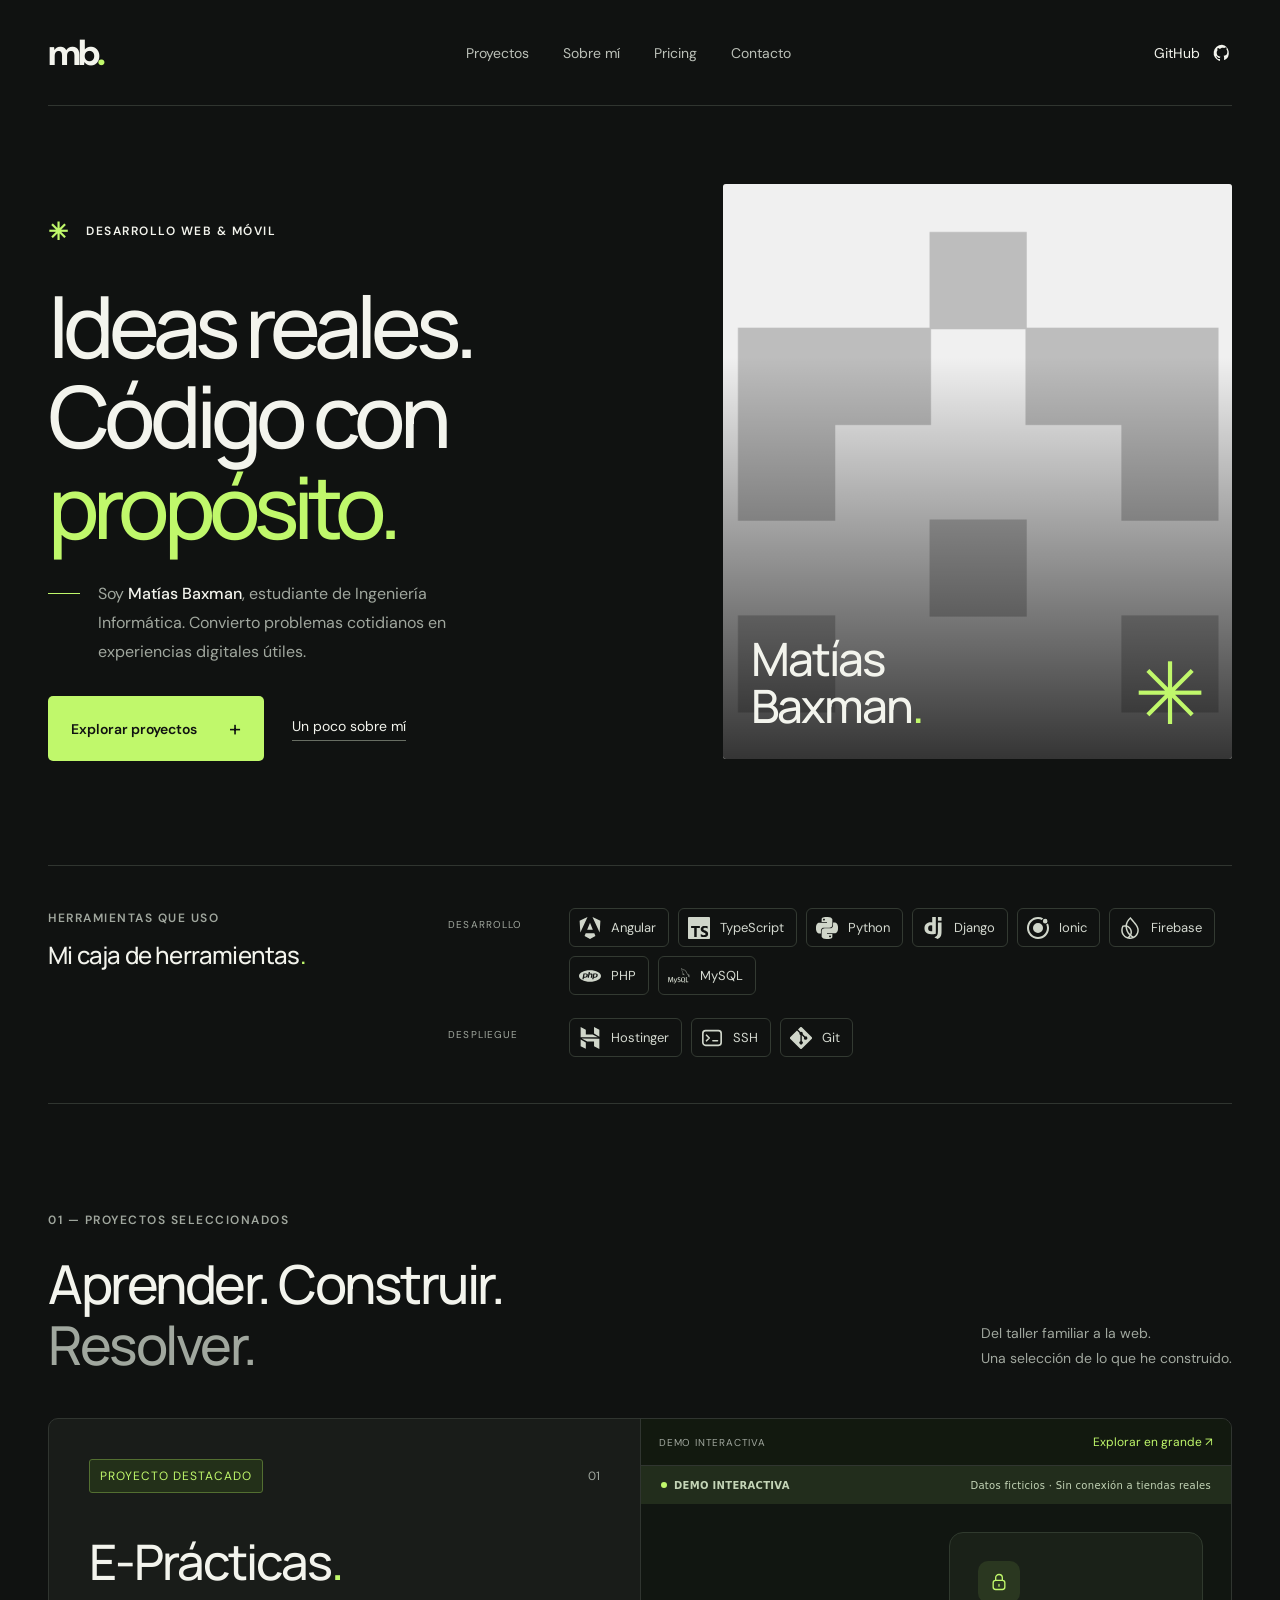
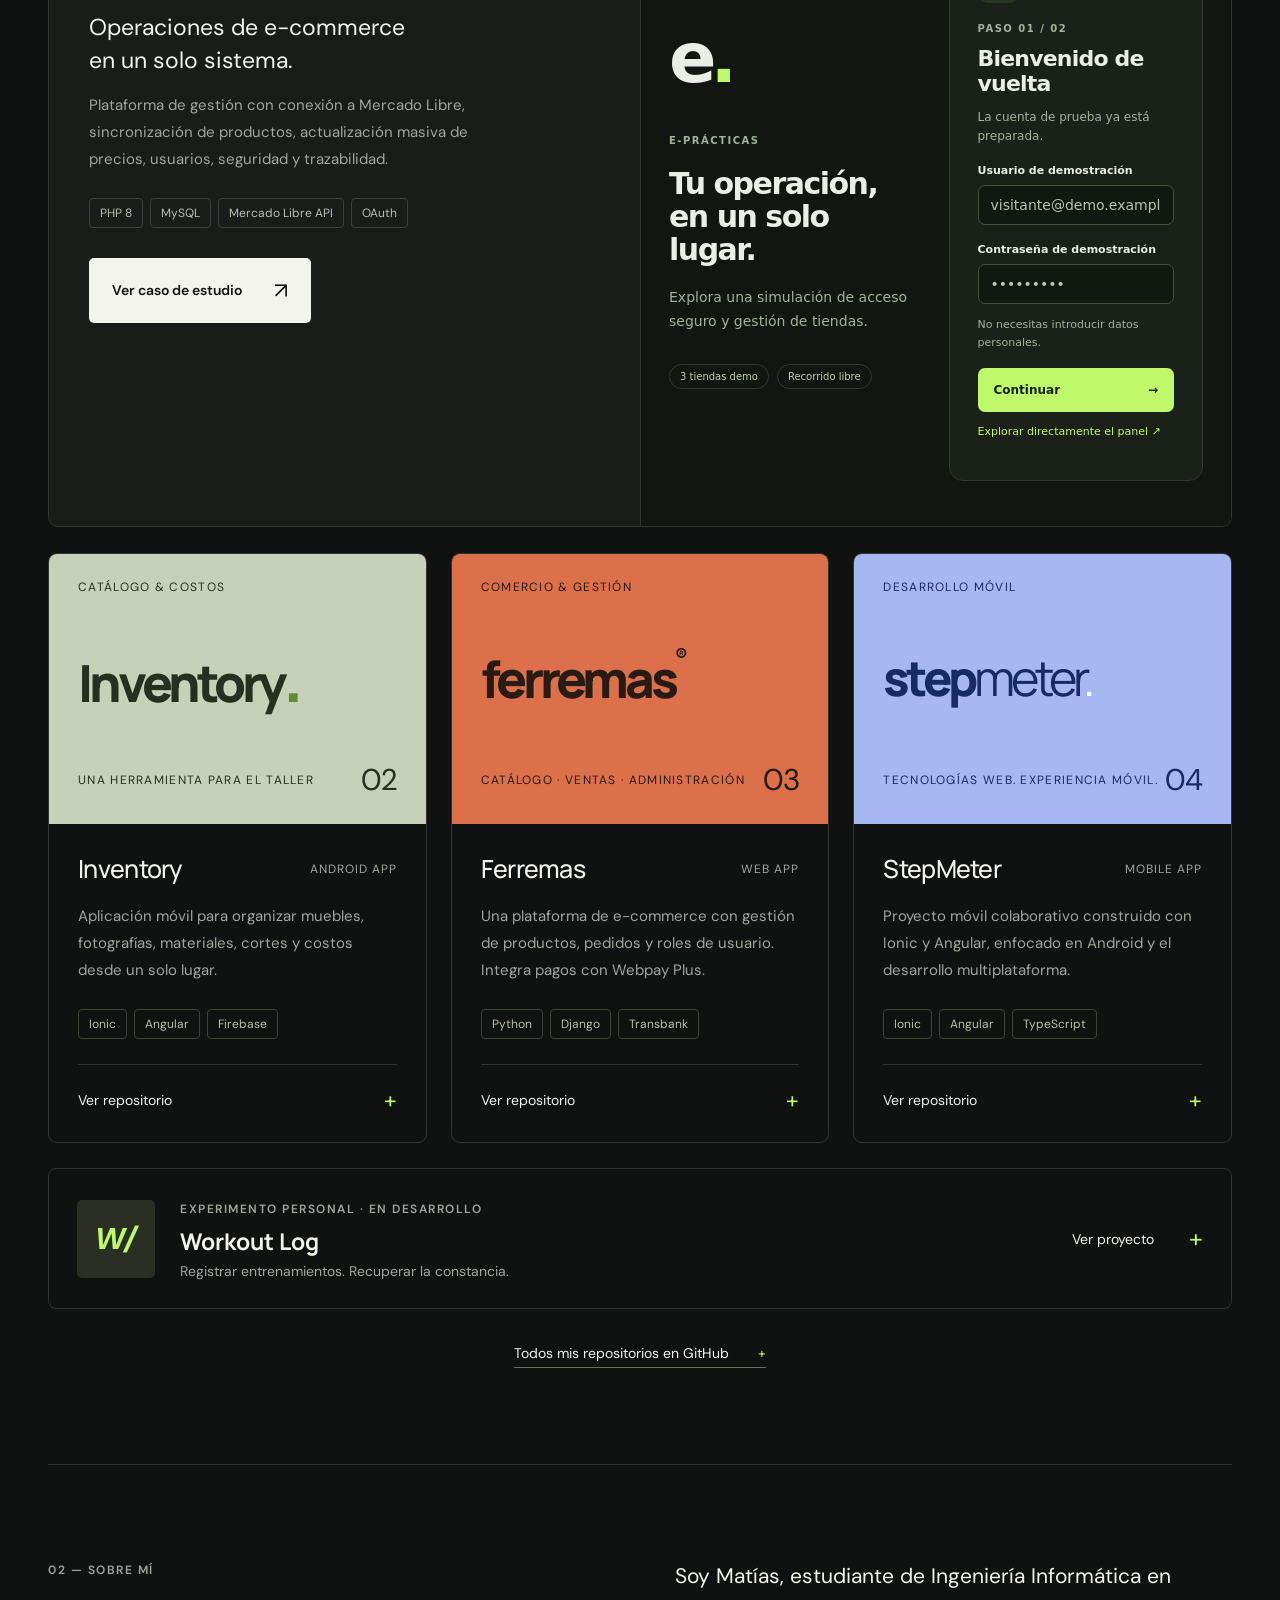
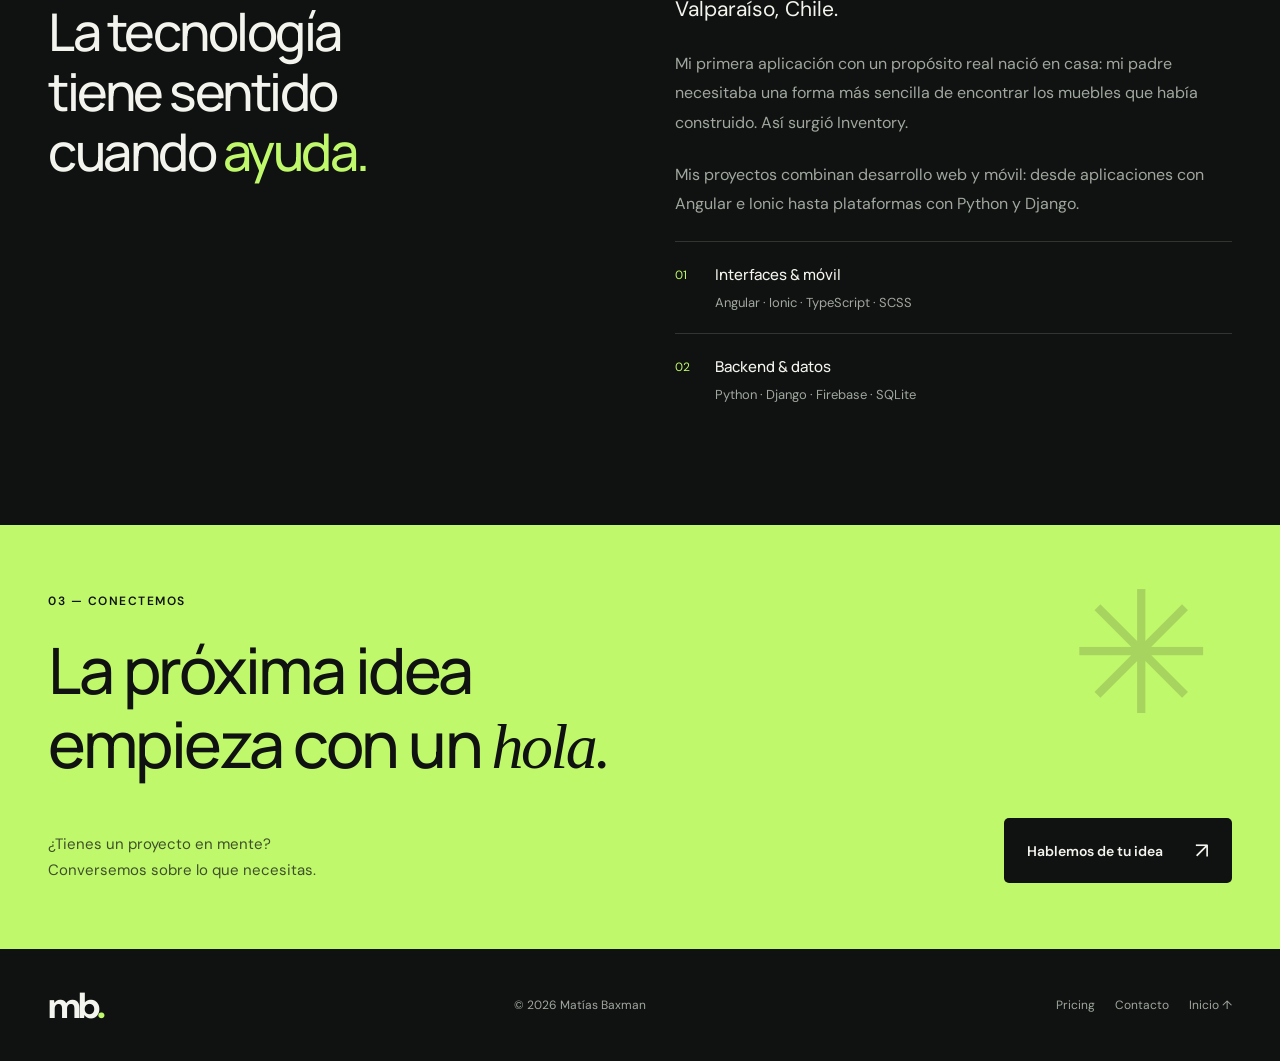
<file: index.html>
<!doctype html>
<html lang="es">
<head><meta charset="UTF-8"><meta name="viewport" content="width=device-width, initial-scale=1"><meta name="theme-color" content="#101211"><title>Matías Baxman — Desarrollo web & móvil</title><meta name="description" content="Soy Matías Baxman, estudiante de Ingeniería Informática. Explora mis proyectos de desarrollo web, aplicaciones móviles y herramientas digitales."><link rel="icon" type="image/svg+xml" href="data:image/svg+xml,%3Csvg xmlns='http://www.w3.org/2000/svg' viewBox='0 0 64 64'%3E%3Crect width='64' height='64' rx='16' fill='%23c0f86b'/%3E%3Ctext x='9' y='44' font-family='Arial' font-weight='700' font-size='34' fill='%23101211'%3Emb%3C/text%3E%3C/svg%3E"><link rel="preconnect" href="https://fonts.googleapis.com"><link rel="preconnect" href="https://fonts.gstatic.com" crossorigin><link href="https://fonts.googleapis.com/css2?family=DM+Sans:wght@400;500;600;700&family=Manrope:wght@400;500;600;700;800&display=swap" rel="stylesheet"><link rel="stylesheet" href="/styles.css"></head>
<body>
<a class="skip" href="#main">Saltar al contenido</a>
<header class="header wrap"><a class="brand" href="/" aria-label="Matías Baxman, inicio">mb<span>.</span></a><nav aria-label="Navegación principal"><a href="/#proyectos">Proyectos</a><a href="/#sobre-mi">Sobre mí</a><a href="/pricing/">Pricing</a><a href="/contacto/">Contacto</a></nav><a class="nav-github" href="https://github.com/matiasbaxman" target="_blank" rel="noopener noreferrer">GitHub <svg viewBox="0 0 24 24" aria-hidden="true"><path d="M12 2a10 10 0 0 0-3.16 19.49c.5.09.68-.22.68-.48v-1.87c-2.78.6-3.37-1.18-3.37-1.18-.45-1.16-1.11-1.47-1.11-1.47-.91-.62.07-.61.07-.61 1 .07 1.53 1.03 1.53 1.03.89 1.53 2.34 1.09 2.91.83.09-.65.35-1.09.64-1.34-2.22-.25-4.56-1.11-4.56-4.95 0-1.09.39-1.99 1.03-2.69-.1-.25-.45-1.27.1-2.65 0 0 .84-.27 2.75 1.03A9.6 9.6 0 0 1 12 5.77c.85 0 1.71.11 2.51.34 1.91-1.3 2.75-1.03 2.75-1.03.55 1.38.2 2.4.1 2.65.64.7 1.03 1.6 1.03 2.69 0 3.85-2.34 4.69-4.57 4.94.36.31.68.92.68 1.85v2.8c0 .27.18.58.69.48A10 10 0 0 0 12 2Z"/></svg></a></header>
<main id="main">
<section class="hero wrap"><div class="hero-copy"><div class="eyebrow"><span class="spark">✳</span> DESARROLLO WEB & MÓVIL</div><h1>Ideas reales.<br>Código con<br><span>propósito.</span></h1><div class="intro"><div class="small-rule"></div><p>Soy <strong>Matías Baxman</strong>, estudiante de Ingeniería Informática. Convierto problemas cotidianos en experiencias digitales útiles.</p></div><div class="hero-actions"><a class="button primary" href="#proyectos">Explorar proyectos <span>+</span></a><a class="text-link" href="#sobre-mi">Un poco sobre mí</a></div></div><div class="hero-visual"><div class="portrait-wrap"><img src="assets/matias.jpg" alt="Foto de perfil de Matías Baxman" class="portrait"><div class="portrait-caption"><span>Matías<br>Baxman<span class="lime">.</span></span><span class="caption-star" aria-hidden="true">✳</span></div></div></div></section>
<section class="toolbox wrap" aria-labelledby="toolbox-title"><div class="toolbox-heading"><div class="eyebrow muted">HERRAMIENTAS QUE USO</div><h2 id="toolbox-title">Mi caja de herramientas<span class="lime">.</span></h2></div><div class="toolbox-groups"><div class="tool-group"><span class="tool-group-label">DESARROLLO</span><div class="tool-list"><span class="tool-chip"><i class="tool-icon angular" aria-hidden="true"><img src="/assets/icons/angular.svg" alt="" width="22" height="22"></i>Angular</span><span class="tool-chip"><i class="tool-icon typescript" aria-hidden="true"><img src="/assets/icons/typescript.svg" alt="" width="22" height="22"></i>TypeScript</span><span class="tool-chip"><i class="tool-icon python" aria-hidden="true"><img src="/assets/icons/python.svg" alt="" width="22" height="22"></i>Python</span><span class="tool-chip"><i class="tool-icon django" aria-hidden="true"><img src="/assets/icons/django.svg" alt="" width="22" height="22"></i>Django</span><span class="tool-chip"><i class="tool-icon ionic" aria-hidden="true"><img src="/assets/icons/ionic.svg" alt="" width="22" height="22"></i>Ionic</span><span class="tool-chip"><i class="tool-icon firebase" aria-hidden="true"><img src="/assets/icons/firebase.svg" alt="" width="22" height="22"></i>Firebase</span><span class="tool-chip"><i class="tool-icon php" aria-hidden="true"><img src="/assets/icons/php.svg" alt="" width="22" height="22"></i>PHP</span><span class="tool-chip"><i class="tool-icon mysql" aria-hidden="true"><img src="/assets/icons/mysql.svg" alt="" width="22" height="22"></i>MySQL</span></div></div><div class="tool-group"><span class="tool-group-label">DESPLIEGUE</span><div class="tool-list"><span class="tool-chip"><i class="tool-icon hostinger" aria-hidden="true"><img src="/assets/icons/hostinger.svg" alt="" width="22" height="22"></i>Hostinger</span><span class="tool-chip"><i class="tool-icon ssh" aria-hidden="true"><img src="/assets/icons/ssh.svg" alt="" width="22" height="22"></i>SSH</span><span class="tool-chip"><i class="tool-icon git" aria-hidden="true"><img src="/assets/icons/git.svg" alt="" width="22" height="22"></i>Git</span></div></div></div></section>
<section class="projects wrap" id="proyectos"><div class="section-head"><div><div class="eyebrow muted">01 — PROYECTOS SELECCIONADOS</div><h2>Aprender. Construir.<br><span class="muted">Resolver.</span></h2></div><p>Del taller familiar a la web.<br>Una selección de lo que he construido.</p></div>
<article class="featured"><div class="featured-copy"><div class="project-meta"><span class="tag green">PROYECTO DESTACADO</span><span>01</span></div><h3>E-Prácticas<span class="lime">.</span></h3><p class="lead">Operaciones de e-commerce<br>en un solo sistema.</p><p>Plataforma de gestión con conexión a Mercado Libre, sincronización de productos, actualización masiva de precios, usuarios, seguridad y trazabilidad.</p><div class="tags"><span>PHP 8</span><span>MySQL</span><span>Mercado Libre API</span><span>OAuth</span></div><a class="button light" href="/proyectos/e-practicas/">Ver caso de estudio <span>↗</span></a></div><div class="interactive-preview"><div class="demo-caption"><span>DEMO INTERACTIVA</span><a href="/proyectos/e-practicas/#demo">Explorar en grande ↗</a></div><iframe src="/demo/e-practicas/" title="Demo interactiva de E-Prácticas: acceso, tiendas y operaciones" loading="lazy"></iframe></div></article>
<div class="project-grid"><article class="project-card"><div class="project-art inventory-card"><span class="art-label">CATÁLOGO & COSTOS</span><div class="wordmark">Inventory<span>.</span></div><div class="art-foot"><span>UNA HERRAMIENTA PARA EL TALLER</span><span class="art-number">02</span></div></div><div class="card-body"><div class="card-title"><h3>Inventory</h3><span>ANDROID APP</span></div><p>Aplicación móvil para organizar muebles, fotografías, materiales, cortes y costos desde un solo lugar.</p><div class="tags"><span>Ionic</span><span>Angular</span><span>Firebase</span></div><a class="project-link" href="https://github.com/matiasbaxman/PER-InventoryBaxman" target="_blank" rel="noopener noreferrer">Ver repositorio <span>+</span></a></div></article><article class="project-card"><div class="project-art ferremas"><span class="art-label">COMERCIO & GESTIÓN</span><div class="wordmark">ferremas<span>®</span></div><div class="art-foot"><span>CATÁLOGO · VENTAS · ADMINISTRACIÓN</span><span class="art-number">03</span></div></div><div class="card-body"><div class="card-title"><h3>Ferremas</h3><span>WEB APP</span></div><p>Una plataforma de e-commerce con gestión de productos, pedidos y roles de usuario. Integra pagos con Webpay Plus.</p><div class="tags"><span>Python</span><span>Django</span><span>Transbank</span></div><a class="project-link" href="https://github.com/matiasbaxman/UNI-Ferremas" target="_blank" rel="noopener noreferrer">Ver repositorio <span>+</span></a></div></article>
<article class="project-card"><div class="project-art stepmeter"><span class="art-label">DESARROLLO MÓVIL</span><div class="wordmark step">step<span>meter</span><span class="step-dot">.</span></div><div class="art-foot"><span>TECNOLOGÍAS WEB. EXPERIENCIA MÓVIL.</span><span class="art-number">04</span></div></div><div class="card-body"><div class="card-title"><h3>StepMeter</h3><span>MOBILE APP</span></div><p>Proyecto móvil colaborativo construido con Ionic y Angular, enfocado en Android y el desarrollo multiplataforma.</p><div class="tags"><span>Ionic</span><span>Angular</span><span>TypeScript</span></div><a class="project-link" href="https://github.com/matiasbaxman/UNI-StepMeter" target="_blank" rel="noopener noreferrer">Ver repositorio <span>+</span></a></div></article></div>
<a class="workout" href="https://github.com/matiasbaxman/workout-log" target="_blank" rel="noopener noreferrer"><span class="workout-icon" aria-hidden="true">W/</span><div><span class="eyebrow muted">EXPERIMENTO PERSONAL · EN DESARROLLO</span><h3>Workout Log</h3><p>Registrar entrenamientos. Recuperar la constancia.</p></div><span class="workout-cta">Ver proyecto <b>+</b></span></a><a class="all-repos text-link" href="https://github.com/matiasbaxman?tab=repositories" target="_blank" rel="noopener noreferrer">Todos mis repositorios en GitHub <span>+</span></a></section>
<section class="about wrap" id="sobre-mi"><div><div class="eyebrow muted">02 — SOBRE MÍ</div><h2>La tecnología<br>tiene sentido<br>cuando <span class="lime">ayuda.</span></h2></div><div class="about-content"><p class="about-lead">Soy Matías, estudiante de Ingeniería Informática en Valparaíso, Chile.</p><p>Mi primera aplicación con un propósito real nació en casa: mi padre necesitaba una forma más sencilla de encontrar los muebles que había construido. Así surgió Inventory.</p><p>Mis proyectos combinan desarrollo web y móvil: desde aplicaciones con Angular e Ionic hasta plataformas con Python y Django.</p><div class="skills"><div><span>01</span><h3>Interfaces & móvil</h3><p>Angular · Ionic · TypeScript · SCSS</p></div><div><span>02</span><h3>Backend & datos</h3><p>Python · Django · Firebase · SQLite</p></div></div></div></section>
<section class="contact" id="contacto"><div class="wrap contact-inner"><div class="eyebrow">03 — CONECTEMOS</div><h2>La próxima idea<br>empieza con un <span>hola.</span></h2><div class="contact-bottom"><p>¿Tienes un proyecto en mente?<br>Conversemos sobre lo que necesitas.</p><a class="button dark" href="/contacto/">Hablemos de tu idea <span>↗</span></a></div><span class="contact-asterisk" aria-hidden="true">✳</span></div></section>
</main><footer class="wrap"><a class="brand" href="/">mb<span>.</span></a><span>© <span id="year">2026</span> Matías Baxman</span><div class="footer-links"><a href="/pricing/">Pricing</a><a href="/contacto/">Contacto</a><a href="/">Inicio ↑</a></div></footer><script src="/script.js"></script></body></html>
</file>
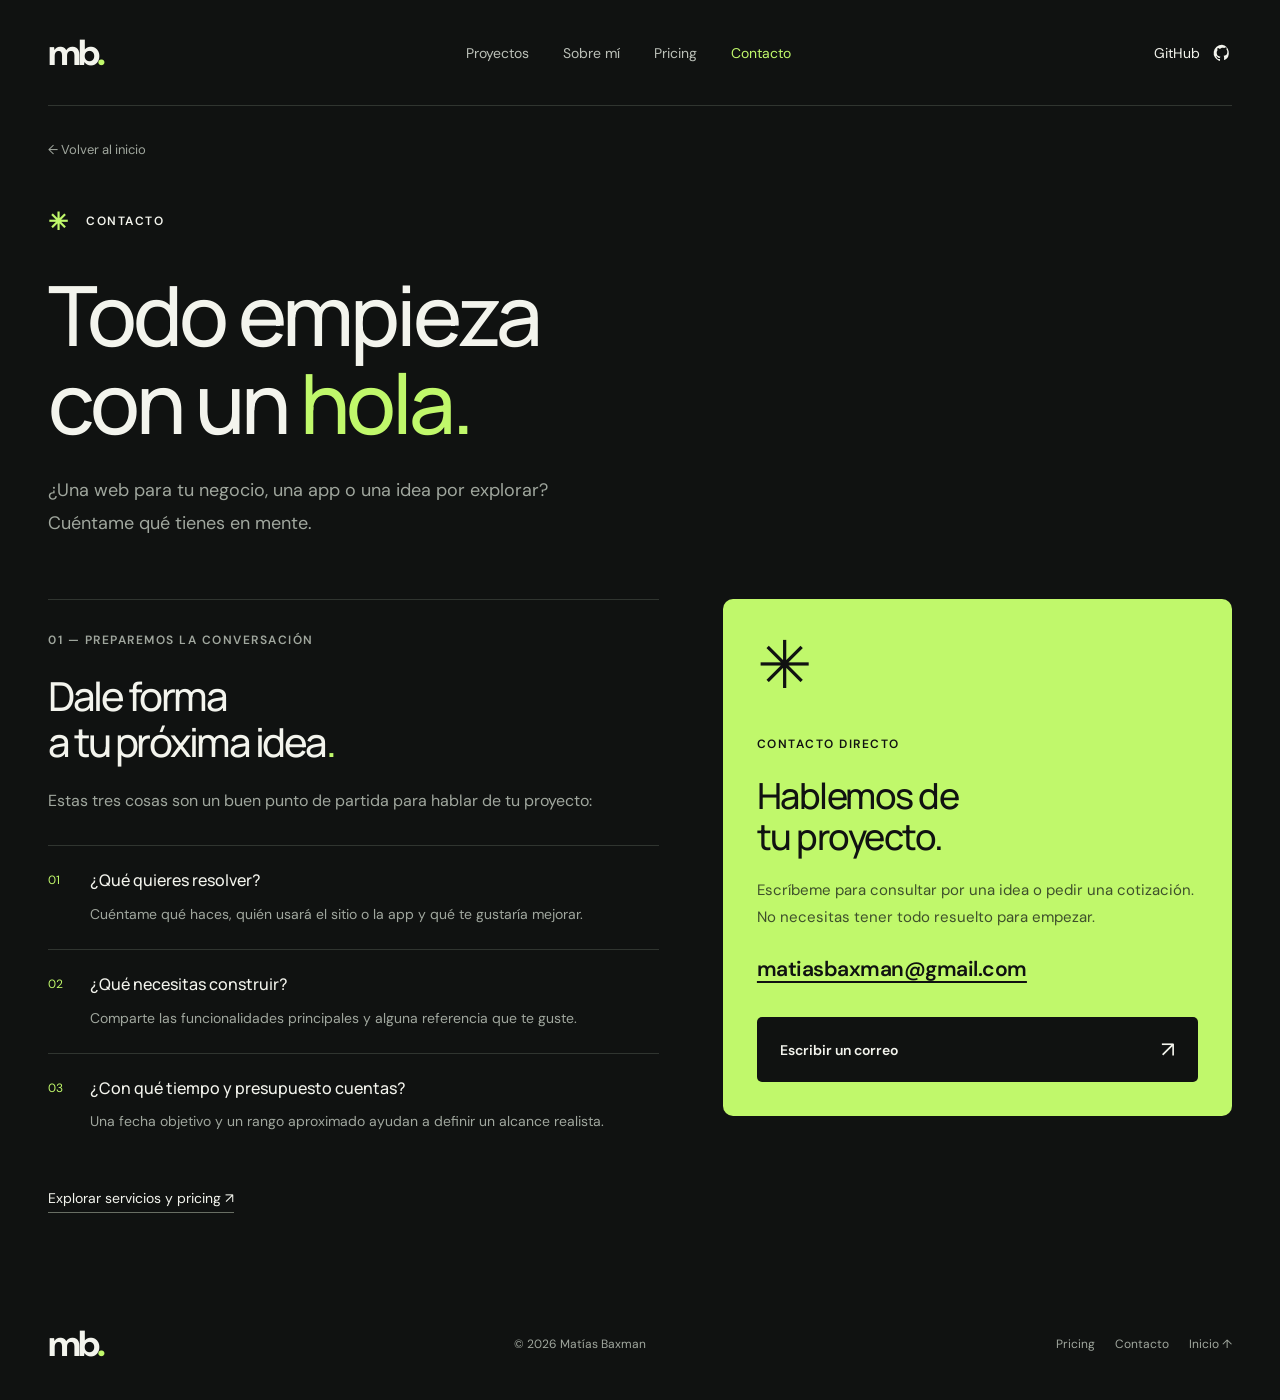
<file: contacto/index.html>
<!doctype html>
<html lang="es">
<head><meta charset="UTF-8"><meta name="viewport" content="width=device-width, initial-scale=1"><meta name="theme-color" content="#101211"><title>Contacto — Matías Baxman</title><meta name="description" content="Conversemos sobre tu próximo proyecto web o móvil. Prepara tu idea y conoce cómo conectar con Matías Baxman."><link rel="icon" type="image/svg+xml" href="data:image/svg+xml,%3Csvg xmlns='http://www.w3.org/2000/svg' viewBox='0 0 64 64'%3E%3Crect width='64' height='64' rx='16' fill='%23c0f86b'/%3E%3Ctext x='9' y='44' font-family='Arial' font-weight='700' font-size='34' fill='%23101211'%3Emb%3C/text%3E%3C/svg%3E"><link rel="preconnect" href="https://fonts.googleapis.com"><link rel="preconnect" href="https://fonts.gstatic.com" crossorigin><link href="https://fonts.googleapis.com/css2?family=DM+Sans:wght@400;500;600;700&family=Manrope:wght@400;500;600;700;800&display=swap" rel="stylesheet"><link rel="stylesheet" href="/styles.css"></head>
<body>
<a class="skip" href="#main">Saltar al contenido</a>
<header class="header wrap"><a class="brand" href="/" aria-label="Matías Baxman, inicio">mb<span>.</span></a><nav aria-label="Navegación principal"><a href="/#proyectos">Proyectos</a><a href="/#sobre-mi">Sobre mí</a><a href="/pricing/">Pricing</a><a href="/contacto/" aria-current="page">Contacto</a></nav><a class="nav-github" href="https://github.com/matiasbaxman" target="_blank" rel="noopener noreferrer">GitHub <svg viewBox="0 0 24 24" aria-hidden="true"><path d="M12 2a10 10 0 0 0-3.16 19.49c.5.09.68-.22.68-.48v-1.87c-2.78.6-3.37-1.18-3.37-1.18-.45-1.16-1.11-1.47-1.11-1.47-.91-.62.07-.61.07-.61 1 .07 1.53 1.03 1.53 1.03.89 1.53 2.34 1.09 2.91.83.09-.65.35-1.09.64-1.34-2.22-.25-4.56-1.11-4.56-4.95 0-1.09.39-1.99 1.03-2.69-.1-.25-.45-1.27.1-2.65 0 0 .84-.27 2.75 1.03A9.6 9.6 0 0 1 12 5.77c.85 0 1.71.11 2.51.34 1.91-1.3 2.75-1.03 2.75-1.03.55 1.38.2 2.4.1 2.65.64.7 1.03 1.6 1.03 2.69 0 3.85-2.34 4.69-4.57 4.94.36.31.68.92.68 1.85v2.8c0 .27.18.58.69.48A10 10 0 0 0 12 2Z"/></svg></a></header>
<main id="main">
<section class="page-hero wrap">
<a class="back-link" href="/">← Volver al inicio</a>
<div class="eyebrow"><span class="spark" aria-hidden="true">✳</span> CONTACTO</div>
<h1>Todo empieza<br>con un <span>hola.</span></h1>
<p class="page-intro">¿Una web para tu negocio, una app o una idea por explorar? Cuéntame qué tienes en mente.</p>
</section>
<section class="wrap contact-layout" aria-labelledby="conversation-title">
<div class="contact-card"><div class="eyebrow muted">01 — PREPAREMOS LA CONVERSACIÓN</div><h2 id="conversation-title">Dale forma<br>a tu próxima idea<span class="lime">.</span></h2><p id="service-context" class="service-context" hidden></p><p>Estas tres cosas son un buen punto de partida para hablar de tu proyecto:</p><ol class="brief-list"><li><h3>¿Qué quieres resolver?</h3><p>Cuéntame qué haces, quién usará el sitio o la app y qué te gustaría mejorar.</p></li><li><h3>¿Qué necesitas construir?</h3><p>Comparte las funcionalidades principales y alguna referencia que te guste.</p></li><li><h3>¿Con qué tiempo y presupuesto cuentas?</h3><p>Una fecha objetivo y un rango aproximado ayudan a definir un alcance realista.</p></li></ol><a class="text-link" href="/pricing/">Explorar servicios y pricing ↗</a></div>
<aside class="contact-sidebar" aria-label="Dónde encontrarme"><div class="connect-card"><span class="connect-symbol" aria-hidden="true">✳</span><div class="eyebrow">CONTACTO DIRECTO</div><h2>Hablemos de<br>tu proyecto.</h2><p>Escríbeme para consultar por una idea o pedir una cotización. No necesitas tener todo resuelto para empezar.</p><a class="email-address" href="mailto:matiasbaxman@gmail.com">matiasbaxman@gmail.com</a><a id="contact-email" class="button dark" href="mailto:matiasbaxman@gmail.com?subject=Conversemos%20sobre%20mi%20proyecto">Escribir un correo <span aria-hidden="true">↗</span></a></div></aside>
</section>
</main>
<footer class="wrap"><a class="brand" href="/">mb<span>.</span></a><span>© <span id="year">2026</span> Matías Baxman</span><div class="footer-links"><a href="/pricing/">Pricing</a><a href="/contacto/">Contacto</a><a href="/">Inicio ↑</a></div></footer>
<script src="/script.js"></script>
</body>
</html>
</file>
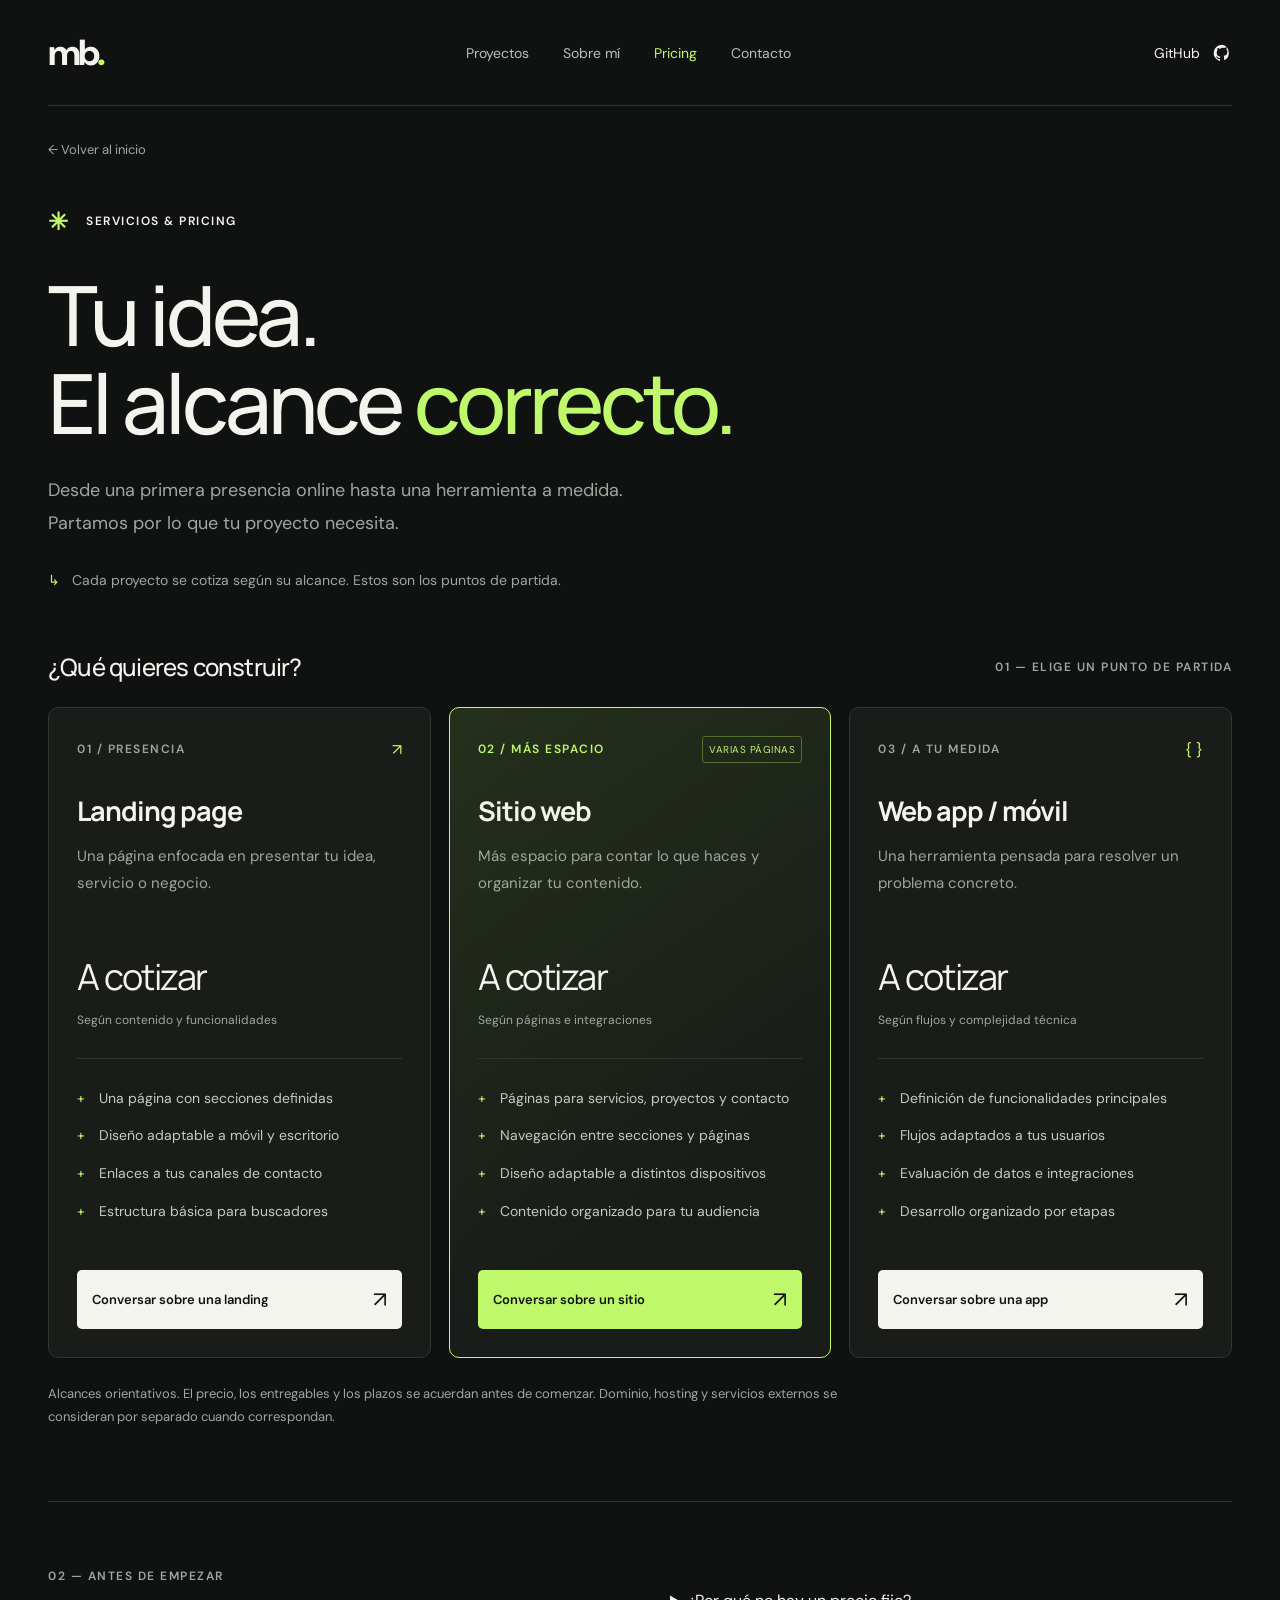
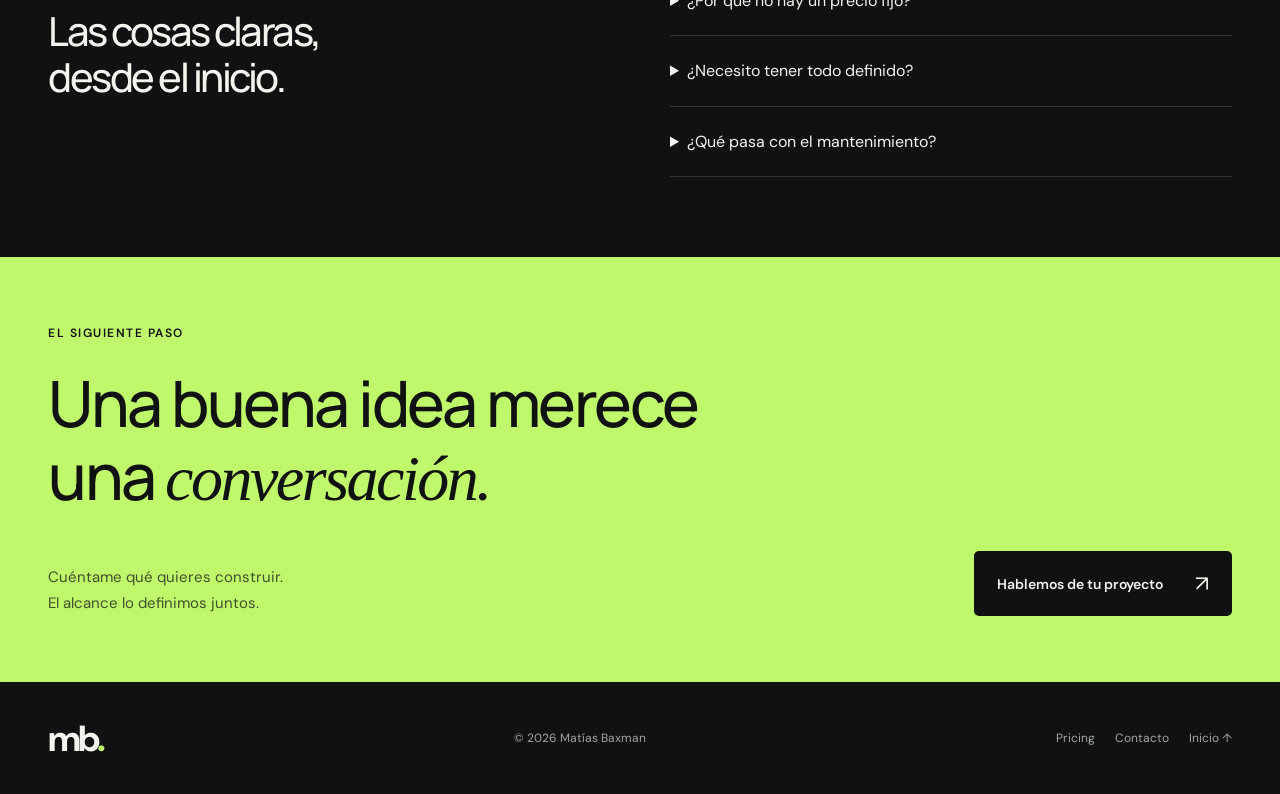
<file: pricing/index.html>
<!doctype html>
<html lang="es">
<head><meta charset="UTF-8"><meta name="viewport" content="width=device-width, initial-scale=1"><meta name="theme-color" content="#101211"><title>Pricing — Matías Baxman</title><meta name="description" content="Opciones de desarrollo web y móvil. Conoce los alcances de una landing page, un sitio web o una aplicación y conversemos sobre tu proyecto."><link rel="icon" type="image/svg+xml" href="data:image/svg+xml,%3Csvg xmlns='http://www.w3.org/2000/svg' viewBox='0 0 64 64'%3E%3Crect width='64' height='64' rx='16' fill='%23c0f86b'/%3E%3Ctext x='9' y='44' font-family='Arial' font-weight='700' font-size='34' fill='%23101211'%3Emb%3C/text%3E%3C/svg%3E"><link rel="preconnect" href="https://fonts.googleapis.com"><link rel="preconnect" href="https://fonts.gstatic.com" crossorigin><link href="https://fonts.googleapis.com/css2?family=DM+Sans:wght@400;500;600;700&family=Manrope:wght@400;500;600;700;800&display=swap" rel="stylesheet"><link rel="stylesheet" href="/styles.css"></head>
<body>
<a class="skip" href="#main">Saltar al contenido</a>
<header class="header wrap"><a class="brand" href="/" aria-label="Matías Baxman, inicio">mb<span>.</span></a><nav aria-label="Navegación principal"><a href="/#proyectos">Proyectos</a><a href="/#sobre-mi">Sobre mí</a><a href="/pricing/" aria-current="page">Pricing</a><a href="/contacto/">Contacto</a></nav><a class="nav-github" href="https://github.com/matiasbaxman" target="_blank" rel="noopener noreferrer">GitHub <svg viewBox="0 0 24 24" aria-hidden="true"><path d="M12 2a10 10 0 0 0-3.16 19.49c.5.09.68-.22.68-.48v-1.87c-2.78.6-3.37-1.18-3.37-1.18-.45-1.16-1.11-1.47-1.11-1.47-.91-.62.07-.61.07-.61 1 .07 1.53 1.03 1.53 1.03.89 1.53 2.34 1.09 2.91.83.09-.65.35-1.09.64-1.34-2.22-.25-4.56-1.11-4.56-4.95 0-1.09.39-1.99 1.03-2.69-.1-.25-.45-1.27.1-2.65 0 0 .84-.27 2.75 1.03A9.6 9.6 0 0 1 12 5.77c.85 0 1.71.11 2.51.34 1.91-1.3 2.75-1.03 2.75-1.03.55 1.38.2 2.4.1 2.65.64.7 1.03 1.6 1.03 2.69 0 3.85-2.34 4.69-4.57 4.94.36.31.68.92.68 1.85v2.8c0 .27.18.58.69.48A10 10 0 0 0 12 2Z"/></svg></a></header>
<main id="main">
<section class="page-hero wrap">
<a class="back-link" href="/">← Volver al inicio</a>
<div class="eyebrow"><span class="spark" aria-hidden="true">✳</span> SERVICIOS & PRICING</div>
<h1>Tu idea.<br>El alcance <span>correcto.</span></h1>
<p class="page-intro">Desde una primera presencia online hasta una herramienta a medida. Partamos por lo que tu proyecto necesita.</p>
<div class="page-note"><span class="lime" aria-hidden="true">↳</span> Cada proyecto se cotiza según su alcance. Estos son los puntos de partida.</div>
</section>
<section class="wrap pricing-section" aria-labelledby="options-title">
<div class="section-kicker"><h2 id="options-title">¿Qué quieres construir?</h2><span class="eyebrow muted">01 — ELIGE UN PUNTO DE PARTIDA</span></div>
<div class="pricing-grid">
<article class="price-card"><div class="price-top"><span class="eyebrow muted">01 / PRESENCIA</span><span aria-hidden="true">↗</span></div><h3>Landing page</h3><p>Una página enfocada en presentar tu idea, servicio o negocio.</p><div class="price">A cotizar<span>Según contenido y funcionalidades</span></div><ul class="feature-list"><li>Una página con secciones definidas</li><li>Diseño adaptable a móvil y escritorio</li><li>Enlaces a tus canales de contacto</li><li>Estructura básica para buscadores</li></ul><a class="button light" href="/contacto/?servicio=landing">Conversar sobre una landing <span aria-hidden="true">↗</span></a></article>
<article class="price-card highlighted"><div class="price-top"><span class="eyebrow">02 / MÁS ESPACIO</span><span class="service-tag">VARIAS PÁGINAS</span></div><h3>Sitio web</h3><p>Más espacio para contar lo que haces y organizar tu contenido.</p><div class="price">A cotizar<span>Según páginas e integraciones</span></div><ul class="feature-list"><li>Páginas para servicios, proyectos y contacto</li><li>Navegación entre secciones y páginas</li><li>Diseño adaptable a distintos dispositivos</li><li>Contenido organizado para tu audiencia</li></ul><a class="button primary" href="/contacto/?servicio=web">Conversar sobre un sitio <span aria-hidden="true">↗</span></a></article>
<article class="price-card"><div class="price-top"><span class="eyebrow muted">03 / A TU MEDIDA</span><span aria-hidden="true">{ }</span></div><h3>Web app / móvil</h3><p>Una herramienta pensada para resolver un problema concreto.</p><div class="price">A cotizar<span>Según flujos y complejidad técnica</span></div><ul class="feature-list"><li>Definición de funcionalidades principales</li><li>Flujos adaptados a tus usuarios</li><li>Evaluación de datos e integraciones</li><li>Desarrollo organizado por etapas</li></ul><a class="button light" href="/contacto/?servicio=app">Conversar sobre una app <span aria-hidden="true">↗</span></a></article>
</div><p class="pricing-footnote">Alcances orientativos. El precio, los entregables y los plazos se acuerdan antes de comenzar. Dominio, hosting y servicios externos se consideran por separado cuando correspondan.</p>
</section>
<section class="wrap faq-section" aria-labelledby="faq-title"><div><div class="eyebrow muted">02 — ANTES DE EMPEZAR</div><h2 id="faq-title">Las cosas claras,<br>desde el inicio.</h2></div><div class="faq-list"><details><summary>¿Por qué no hay un precio fijo?</summary><p>El número de páginas, las funcionalidades y las integraciones cambian de un proyecto a otro. Primero definimos qué necesitas para preparar una cotización acorde.</p></details><details><summary>¿Necesito tener todo definido?</summary><p>No. Puedes comenzar con el problema que quieres resolver, una referencia o una idea general. Eso ayuda a identificar un primer alcance.</p></details><details><summary>¿Qué pasa con el mantenimiento?</summary><p>Si necesitas actualizaciones o soporte después de la entrega, podemos definir ese alcance y cotizarlo por separado.</p></details></div></section>
<section class="contact"><div class="wrap contact-inner"><div class="eyebrow">EL SIGUIENTE PASO</div><h2>Una buena idea merece<br>una <span>conversación.</span></h2><div class="contact-bottom"><p>Cuéntame qué quieres construir.<br>El alcance lo definimos juntos.</p><a class="button dark" href="/contacto/">Hablemos de tu proyecto <span aria-hidden="true">↗</span></a></div></div></section>
</main>
<footer class="wrap"><a class="brand" href="/">mb<span>.</span></a><span>© <span id="year">2026</span> Matías Baxman</span><div class="footer-links"><a href="/pricing/">Pricing</a><a href="/contacto/">Contacto</a><a href="/">Inicio ↑</a></div></footer>
<script src="/script.js"></script>
</body>
</html>
</file>
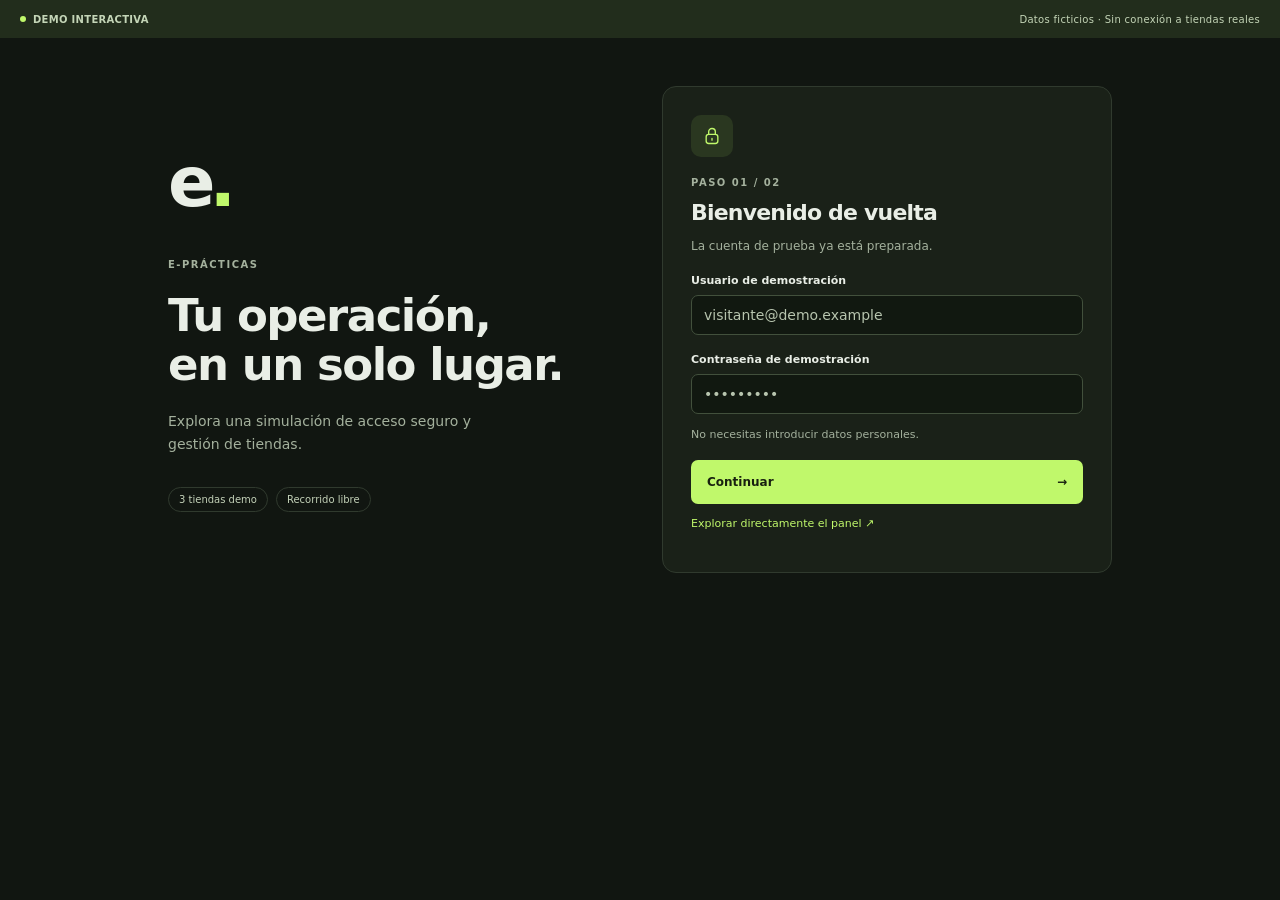
<file: demo/e-practicas/index.html>
<!doctype html>
<html lang="es">
<head>
  <meta charset="utf-8">
  <meta name="viewport" content="width=device-width, initial-scale=1">
  <meta name="robots" content="noindex">
  <title>E-Prácticas · Demo interactiva</title>
  <link rel="stylesheet" href="demo.css">
  <script src="demo.js" defer></script>
</head>
<body>
  <header class="demo-banner"><span><i></i> DEMO INTERACTIVA</span><span>Datos ficticios · Sin conexión a tiendas reales</span></header>
  <main id="app"><noscript>Activa JavaScript para explorar esta demo.</noscript></main>
  <dialog id="detail" aria-labelledby="detail-title"></dialog>
</body>
</html>
</file>
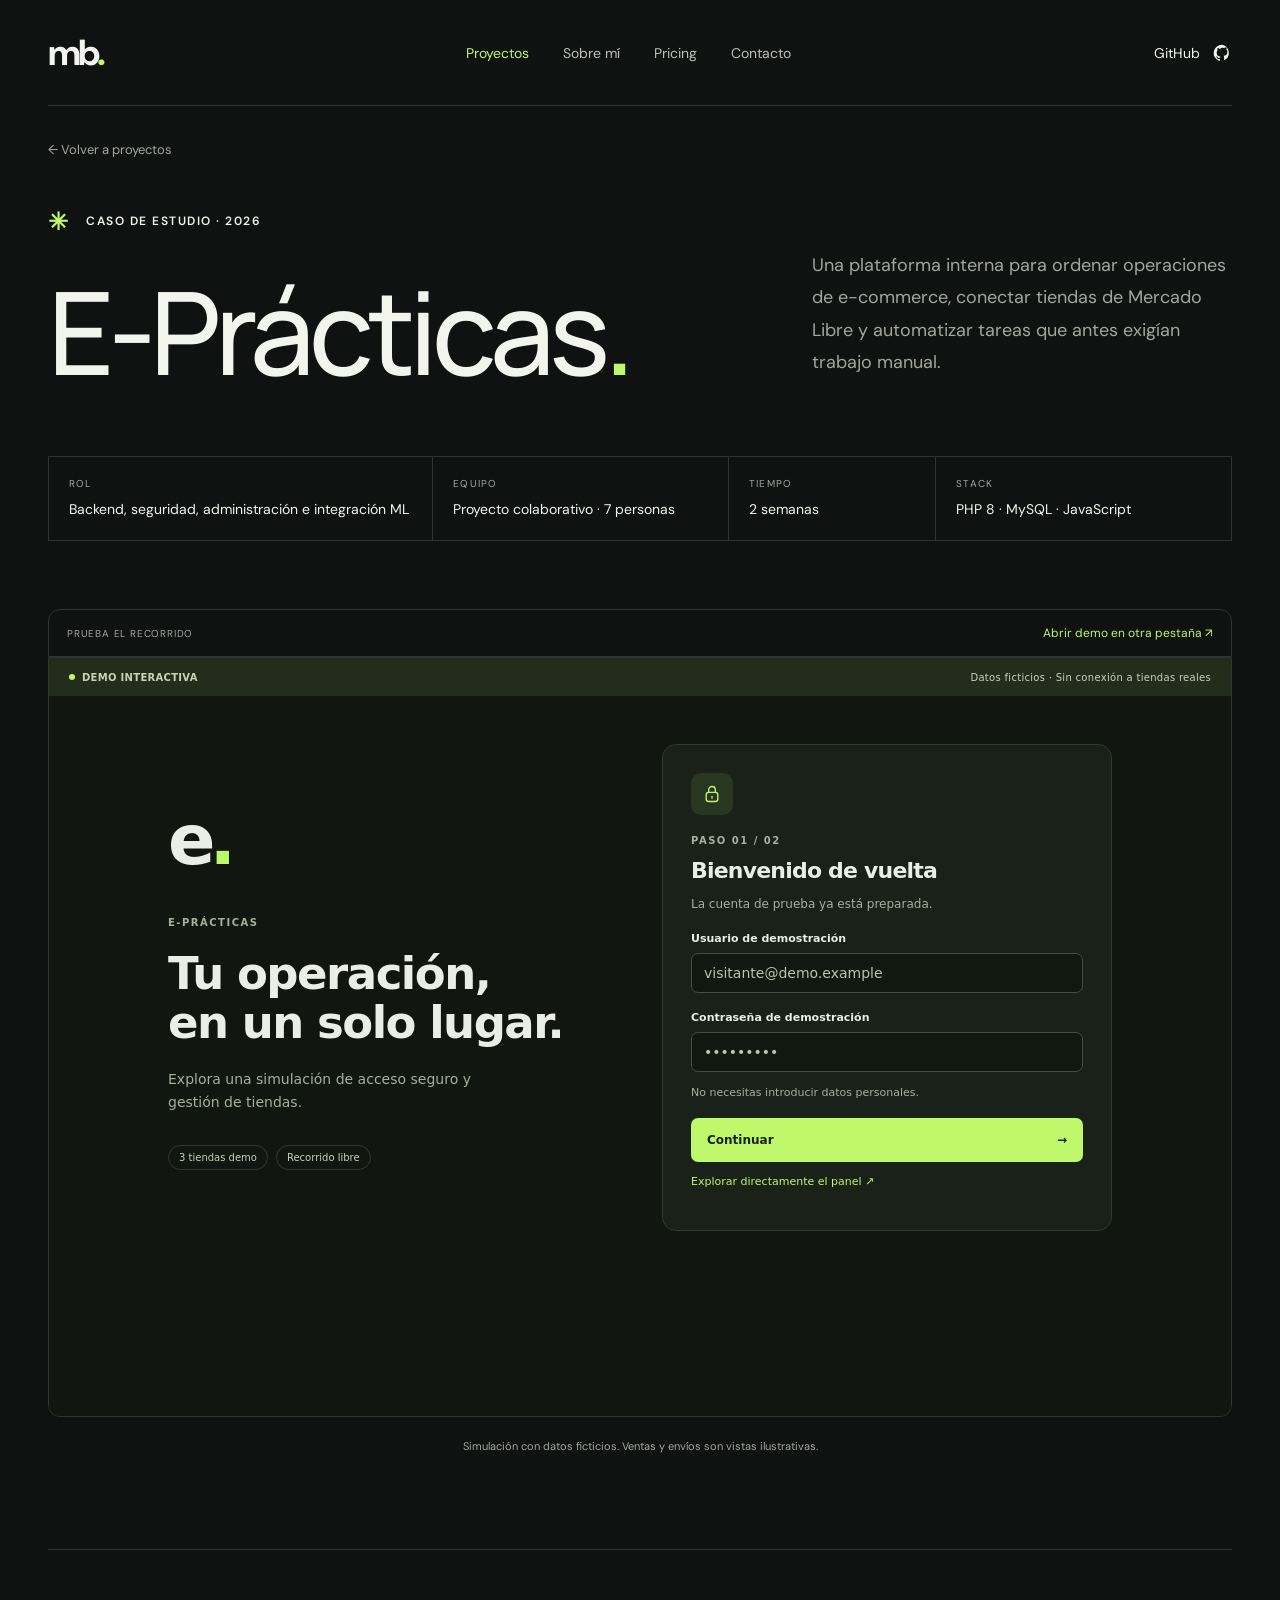
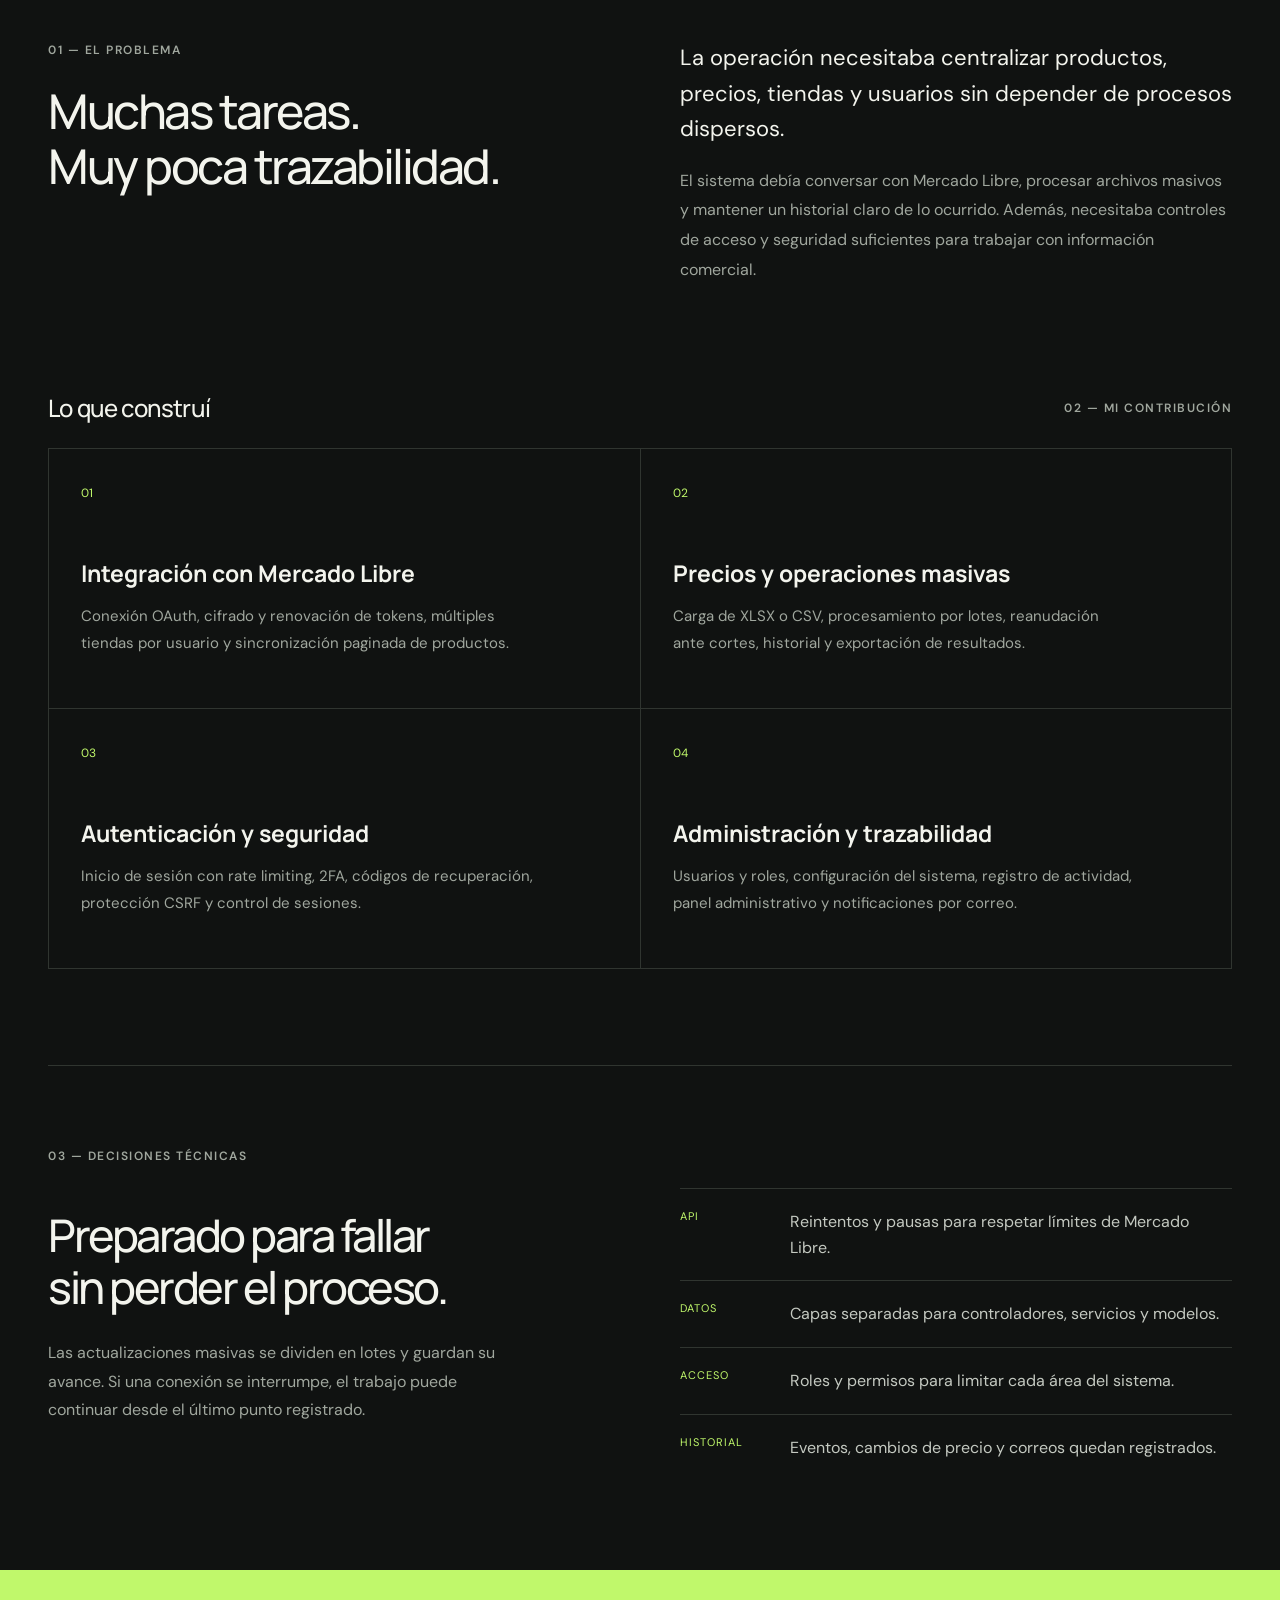
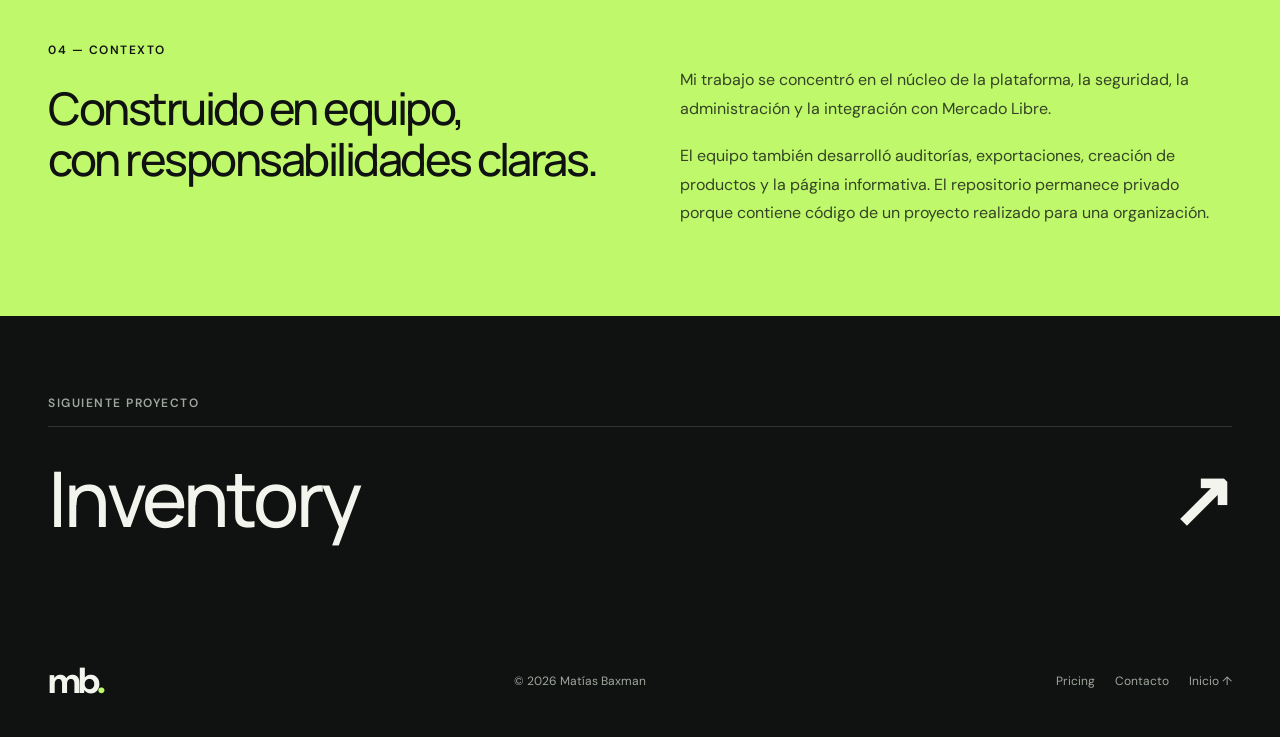
<file: proyectos/e-practicas/index.html>
<!doctype html>
<html lang="es">
<head><meta charset="UTF-8"><meta name="viewport" content="width=device-width, initial-scale=1"><meta name="theme-color" content="#101211"><title>E-Prácticas — Caso de estudio de Matías Baxman</title><meta name="description" content="Caso de estudio de una plataforma de gestión para operaciones de e-commerce con integración a Mercado Libre."><link rel="icon" type="image/svg+xml" href="data:image/svg+xml,%3Csvg xmlns='http://www.w3.org/2000/svg' viewBox='0 0 64 64'%3E%3Crect width='64' height='64' rx='16' fill='%23c0f86b'/%3E%3Ctext x='9' y='44' font-family='Arial' font-weight='700' font-size='34' fill='%23101211'%3Emb%3C/text%3E%3C/svg%3E"><link rel="preconnect" href="https://fonts.googleapis.com"><link rel="preconnect" href="https://fonts.gstatic.com" crossorigin><link href="https://fonts.googleapis.com/css2?family=DM+Sans:wght@400;500;600;700&family=Manrope:wght@400;500;600;700;800&display=swap" rel="stylesheet"><link rel="stylesheet" href="/styles.css"></head>
<body>
<a class="skip" href="#main">Saltar al contenido</a>
<header class="header wrap"><a class="brand" href="/" aria-label="Matías Baxman, inicio">mb<span>.</span></a><nav aria-label="Navegación principal"><a href="/#proyectos" aria-current="page">Proyectos</a><a href="/#sobre-mi">Sobre mí</a><a href="/pricing/">Pricing</a><a href="/contacto/">Contacto</a></nav><a class="nav-github" href="https://github.com/matiasbaxman" target="_blank" rel="noopener noreferrer">GitHub <svg viewBox="0 0 24 24" aria-hidden="true"><path d="M12 2a10 10 0 0 0-3.16 19.49c.5.09.68-.22.68-.48v-1.87c-2.78.6-3.37-1.18-3.37-1.18-.45-1.16-1.11-1.47-1.11-1.47-.91-.62.07-.61.07-.61 1 .07 1.53 1.03 1.53 1.03.89 1.53 2.34 1.09 2.91.83.09-.65.35-1.09.64-1.34-2.22-.25-4.56-1.11-4.56-4.95 0-1.09.39-1.99 1.03-2.69-.1-.25-.45-1.27.1-2.65 0 0 .84-.27 2.75 1.03A9.6 9.6 0 0 1 12 5.77c.85 0 1.71.11 2.51.34 1.91-1.3 2.75-1.03 2.75-1.03.55 1.38.2 2.4.1 2.65.64.7 1.03 1.6 1.03 2.69 0 3.85-2.34 4.69-4.57 4.94.36.31.68.92.68 1.85v2.8c0 .27.18.58.69.48A10 10 0 0 0 12 2Z"/></svg></a></header>
<main id="main">
<section class="case-hero wrap">
<a class="back-link" href="/#proyectos">← Volver a proyectos</a>
<div class="case-heading"><div><div class="eyebrow"><span class="spark" aria-hidden="true">✳</span> CASO DE ESTUDIO · 2026</div><h1>E-Prácticas<span>.</span></h1></div><p>Una plataforma interna para ordenar operaciones de e-commerce, conectar tiendas de Mercado Libre y automatizar tareas que antes exigían trabajo manual.</p></div>
<dl class="case-meta"><div><dt>Rol</dt><dd>Backend, seguridad, administración e integración ML</dd></div><div><dt>Equipo</dt><dd>Proyecto colaborativo · 7 personas</dd></div><div><dt>Tiempo</dt><dd>2 semanas</dd></div><div><dt>Stack</dt><dd>PHP 8 · MySQL · JavaScript</dd></div></dl>
</section>
<section class="case-showcase wrap" id="demo" aria-label="Demo interactiva de E-Prácticas"><div class="demo-caption"><span>PRUEBA EL RECORRIDO</span><a href="/demo/e-practicas/" target="_blank" rel="noopener noreferrer">Abrir demo en otra pestaña ↗</a></div><iframe class="case-demo" src="/demo/e-practicas/" title="Demo interactiva de E-Prácticas con datos ficticios" loading="lazy"></iframe><p class="mockup-note">Simulación con datos ficticios. Ventas y envíos son vistas ilustrativas.</p></section>
<section class="case-intro wrap"><div><div class="eyebrow muted">01 — EL PROBLEMA</div><h2>Muchas tareas.<br>Muy poca trazabilidad.</h2></div><div class="case-prose"><p class="case-lead">La operación necesitaba centralizar productos, precios, tiendas y usuarios sin depender de procesos dispersos.</p><p>El sistema debía conversar con Mercado Libre, procesar archivos masivos y mantener un historial claro de lo ocurrido. Además, necesitaba controles de acceso y seguridad suficientes para trabajar con información comercial.</p></div></section>
<section class="case-features wrap" aria-labelledby="features-title"><div class="section-kicker"><h2 id="features-title">Lo que construí</h2><span class="eyebrow muted">02 — MI CONTRIBUCIÓN</span></div><div class="feature-grid"><article><span>01</span><h3>Integración con Mercado Libre</h3><p>Conexión OAuth, cifrado y renovación de tokens, múltiples tiendas por usuario y sincronización paginada de productos.</p></article><article><span>02</span><h3>Precios y operaciones masivas</h3><p>Carga de XLSX o CSV, procesamiento por lotes, reanudación ante cortes, historial y exportación de resultados.</p></article><article><span>03</span><h3>Autenticación y seguridad</h3><p>Inicio de sesión con rate limiting, 2FA, códigos de recuperación, protección CSRF y control de sesiones.</p></article><article><span>04</span><h3>Administración y trazabilidad</h3><p>Usuarios y roles, configuración del sistema, registro de actividad, panel administrativo y notificaciones por correo.</p></article></div></section>
<section class="case-architecture wrap"><div class="eyebrow muted">03 — DECISIONES TÉCNICAS</div><div class="architecture-grid"><div><h2>Preparado para fallar<br>sin perder el proceso.</h2><p>Las actualizaciones masivas se dividen en lotes y guardan su avance. Si una conexión se interrumpe, el trabajo puede continuar desde el último punto registrado.</p></div><div class="architecture-list"><div><span>API</span><p>Reintentos y pausas para respetar límites de Mercado Libre.</p></div><div><span>DATOS</span><p>Capas separadas para controladores, servicios y modelos.</p></div><div><span>ACCESO</span><p>Roles y permisos para limitar cada área del sistema.</p></div><div><span>HISTORIAL</span><p>Eventos, cambios de precio y correos quedan registrados.</p></div></div></div></section>
<section class="case-scope"><div class="wrap case-scope-inner"><div><div class="eyebrow">04 — CONTEXTO</div><h2>Construido en equipo,<br>con responsabilidades claras.</h2></div><div><p>Mi trabajo se concentró en el núcleo de la plataforma, la seguridad, la administración y la integración con Mercado Libre.</p><p>El equipo también desarrolló auditorías, exportaciones, creación de productos y la página informativa. El repositorio permanece privado porque contiene código de un proyecto realizado para una organización.</p></div></div></section>
<section class="case-next wrap"><span class="eyebrow muted">SIGUIENTE PROYECTO</span><a href="https://github.com/matiasbaxman/PER-InventoryBaxman" target="_blank" rel="noopener noreferrer"><span>Inventory</span><b>↗</b></a></section>
</main>
<footer class="wrap"><a class="brand" href="/">mb<span>.</span></a><span>© <span id="year">2026</span> Matías Baxman</span><div class="footer-links"><a href="/pricing/">Pricing</a><a href="/contacto/">Contacto</a><a href="/">Inicio ↑</a></div></footer><script src="/script.js"></script>
</body>
</html>
</file>
<file: styles.css>
:root{--bg:#101211;--panel:#191c19;--line:#303530;--text:#f3f4ed;--muted:#a0a79e;--lime:#c0f86b}*{box-sizing:border-box}html{scroll-behavior:smooth;scroll-padding-top:90px}body{margin:0;background:var(--bg);color:var(--text);font-family:'DM Sans',sans-serif;font-size:16px;-webkit-font-smoothing:antialiased}a{color:inherit;text-decoration:none}button,a{-webkit-tap-highlight-color:transparent}a:focus-visible{outline:3px solid var(--lime);outline-offset:6px}::selection{background:var(--lime);color:var(--bg)}.wrap{width:min(1240px,calc(100% - 96px));margin:auto}.header{height:106px;display:flex;align-items:center;justify-content:space-between;border-bottom:1px solid var(--line)}.brand{font-size:36px;font-weight:800;letter-spacing:-3px}.brand span,.lime{color:var(--lime)}nav{display:flex;gap:34px;font-size:14px}nav a{color:#bbc0b8}nav a:hover,nav a.active{color:var(--lime)}.nav-github{display:flex;align-items:center;gap:12px;font-size:14px}.nav-github svg{width:20px;fill:currentColor}.hero{display:grid;grid-template-columns:1.2fr 1fr;gap:64px;align-items:center;padding-top:78px;padding-bottom:76px}.eyebrow{font-size:12px;letter-spacing:1.5px;font-weight:600;line-height:1.7}.spark{color:var(--lime);font-size:24px;vertical-align:middle;margin-right:12px}h1,h2,h3,p{margin:0}h1,h2,h3{font-family:Manrope,sans-serif}h1{font-size:clamp(58px,6.7vw,94px);font-weight:500;letter-spacing:-6px;line-height:1.055;margin:28px 0 28px}h1>span{color:var(--lime)}.intro{display:flex;gap:18px;align-items:flex-start;max-width:445px}.intro p{font-size:16px;line-height:1.8;color:var(--muted)}.intro strong{color:var(--text);font-weight:500}.small-rule{width:32px;height:1px;background:var(--lime);flex-shrink:0;margin-top:13px}.hero-actions{display:flex;gap:28px;align-items:center;margin-top:30px}.button{display:inline-flex;align-items:center;justify-content:space-between;gap:32px;padding:18px 23px;border-radius:5px;font-size:14px;font-weight:600;transition:transform .2s,background .2s}.button:hover{transform:translateY(-3px)}.primary{background:var(--lime);color:var(--bg)}.button span{font-size:22px;font-weight:400}.text-link{font-size:14px;border-bottom:1px solid #686e63;padding-bottom:5px}.text-link:hover{color:var(--lime)}.location{font-size:12px;letter-spacing:1.2px;color:var(--muted);margin-top:44px;display:flex;gap:10px;align-items:center}.location>span:first-child{font-size:18px;color:var(--lime)}.divider{padding:0 5px;color:#62695c}.hero-visual{position:relative;padding-bottom:30px}.visual-top,.visual-bottom{display:flex;justify-content:space-between;gap:12px;font-size:12px;letter-spacing:1px;color:var(--muted);margin:0 0 14px}.portrait-wrap{aspect-ratio:1/1.13;position:relative;overflow:hidden;background:#555b50;border-radius:3px}.portrait{width:100%;height:100%;object-fit:cover;filter:grayscale(1);transition:filter .5s,transform .8s}.portrait-wrap:hover .portrait{filter:grayscale(0);transform:scale(1.025)}.portrait-wrap:after{content:'';position:absolute;inset:30% 0 0;background:linear-gradient(transparent,rgba(0,0,0,.78))}.portrait-caption{position:absolute;bottom:29px;left:28px;right:28px;z-index:1;display:flex;justify-content:space-between;align-items:end;font-family:Manrope,sans-serif;font-size:46px;font-weight:500;line-height:1.04;letter-spacing:-2px}.caption-star{color:var(--lime);font-size:86px;line-height:.9}.visual-bottom{margin:14px 0 0;letter-spacing:0;font-size:12px}.mono{font-family:monospace}.floating-note{position:absolute;bottom:100px;right:-24px;z-index:2;display:flex;gap:15px;align-items:center;padding:19px 22px;background:var(--lime);color:var(--bg);border-radius:4px;transform:rotate(-5deg);font-size:12px;line-height:1.6;box-shadow:0 12px 40px #0003}.note-symbol{font-family:monospace;font-size:26px}.stack-strip{border-top:1px solid var(--line);border-bottom:1px solid var(--line)}.stack-inner{display:flex;justify-content:space-between;gap:23px;align-items:center;min-height:100px}.stack-inner>span:not(.strip-label):not(.asterisk){font-family:Manrope,sans-serif;font-size:20px;font-weight:500}.strip-label{max-width:110px;font-size:12px;letter-spacing:1px;color:var(--muted);line-height:1.6}.asterisk{color:#78846d;font-size:15px}.projects{padding-top:106px;padding-bottom:96px}.section-head{display:flex;align-items:end;justify-content:space-between;margin-bottom:42px}.muted{color:var(--muted)}h2{font-size:clamp(38px,4.2vw,58px);font-weight:500;line-height:1.15;letter-spacing:-2.5px;margin-top:22px}.section-head>p{color:var(--muted);line-height:1.8;font-size:14px;padding-bottom:5px}.featured{display:grid;grid-template-columns:1fr 1fr;border:1px solid var(--line);border-radius:10px;overflow:hidden;background:var(--panel)}.featured-copy{padding:40px}.project-meta{display:flex;justify-content:space-between;color:var(--muted);font-size:12px;align-items:center}.tag{font-size:12px;letter-spacing:1px;padding:8px 10px;border:1px solid #536f31;border-radius:3px}.green{color:var(--lime);background:#233019}.featured h3{font-size:49px;letter-spacing:-2px;margin-top:35px;font-weight:500}.featured .lead{font-size:23px;color:var(--text);line-height:1.4;margin:16px 0}.featured-copy>p:not(.lead){color:var(--muted);line-height:1.8;max-width:385px;font-size:15px}.tags{display:flex;gap:7px;flex-wrap:wrap;margin:25px 0}.tags span{border:1px solid #3b4238;color:#b9c0b2;border-radius:4px;padding:6px 10px;font-size:12px}.light{background:var(--text);color:var(--bg);margin-top:5px}.inventory-visual{background:#c7d0b8;position:relative;display:flex;justify-content:center;align-items:center;min-height:550px;overflow:hidden}.inventory-visual img{height:395px;max-width:76%;object-fit:contain;border-radius:20px;box-shadow:22px 24px 0 #7e8c7033,0 25px 45px #24331442;transform:rotate(7deg)}.visual-label{position:absolute;top:28px;left:28px;right:28px;font-size:12px;letter-spacing:1.5px;color:#3e4935}.app-label{position:absolute;bottom:24px;left:28px;color:#3e4935;font-size:12px;letter-spacing:1.5px}.project-grid{display:grid;grid-template-columns:1fr 1fr;gap:24px;margin-top:26px}.project-card{border:1px solid var(--line);border-radius:9px;overflow:hidden}.project-art{height:270px;padding:25px 29px;display:flex;flex-direction:column;justify-content:space-between;transition:filter .3s}.project-card:hover .project-art{filter:brightness(1.1)}.ferremas{background:#db704b;color:#281b14}.art-label,.art-foot{font-size:12px;letter-spacing:1.3px}.wordmark{font-family:Manrope,sans-serif;font-size:64px;font-weight:800;letter-spacing:-4px}.wordmark>span{font-size:19px;vertical-align:top;letter-spacing:0}.art-foot{display:flex;align-items:center;justify-content:space-between}.art-number{font-size:30px;letter-spacing:-1px}.stepmeter{background:#a6b8f0;color:#162a64}.wordmark.step{font-size:57px;letter-spacing:-4px;font-weight:800}.wordmark.step>span{font-size:57px;vertical-align:baseline;font-weight:400;letter-spacing:-4px}.wordmark.step .step-dot{color:#f7ffe8}.card-body{padding:27px 29px}.card-title{display:flex;justify-content:space-between;align-items:center;gap:15px}.card-title h3{font-size:25px;font-weight:500;letter-spacing:-.7px}.card-title>span{color:var(--muted);font-size:12px;letter-spacing:1px}.card-body>p{font-size:15px;color:var(--muted);line-height:1.8;margin-top:17px;min-height:81px}.project-link{border-top:1px solid var(--line);display:flex;justify-content:space-between;align-items:center;padding-top:20px;font-size:14px}.project-link span{font-size:23px;color:var(--lime)}.project-link:hover{color:var(--lime)}.workout{display:flex;align-items:center;gap:25px;padding:28px;border:1px solid var(--line);border-radius:8px;margin-top:25px;transition:background .2s}.workout:hover{background:var(--panel)}.workout-icon{width:78px;height:78px;display:grid;place-items:center;border-radius:5px;background:#292f23;color:var(--lime);font-weight:800;font-size:30px;font-style:italic}.workout h3{font-size:23px;margin:5px 0}.workout p{font-size:14px;color:var(--muted)}.workout .eyebrow{font-size:12px}.workout-cta{margin-left:auto;display:flex;gap:35px;align-items:center;font-size:14px}.workout-cta b{font-size:25px;font-weight:400;color:var(--lime)}.all-repos{display:block;width:max-content;max-width:100%;margin:35px auto 0}.all-repos span{margin-left:25px;color:var(--lime)}.about{display:grid;grid-template-columns:1fr 1fr;gap:70px;border-top:1px solid var(--line);padding-top:95px;padding-bottom:100px}.about h2{font-size:52px}.about-content>p{color:var(--muted);font-size:16px;line-height:1.85;margin-bottom:22px}.about-content .about-lead{color:var(--text);font-size:21px;line-height:1.6}.skills>div{position:relative;border-top:1px solid var(--line);padding:22px 0 22px 40px}.skills>div>span{position:absolute;left:0;top:25px;color:var(--lime);font-size:12px}.skills h3{font-size:15px;font-weight:500}.skills p{font-size:13px;color:var(--muted);margin-top:9px}.contact{background:var(--lime);color:var(--bg);overflow:hidden}.contact-inner{padding-top:66px;padding-bottom:66px;position:relative}.contact h2{font-size:clamp(43px,5vw,70px);position:relative;z-index:1}.contact h2>span{font-family:Georgia,serif;font-style:italic;font-weight:400}.contact-bottom{display:flex;justify-content:space-between;align-items:end;margin-top:35px;gap:20px;position:relative;z-index:1}.contact-bottom p{font-size:15px;line-height:1.7;color:#3e502b}.dark{background:var(--bg);color:var(--text)}.contact-asterisk{position:absolute;right:20px;top:45px;font-size:170px;line-height:1;color:#829f4e;opacity:.4}footer{display:flex;align-items:center;justify-content:space-between;gap:20px;min-height:112px}footer>span,footer>a:last-child{font-size:12px;color:var(--muted)}.skip{position:absolute;top:-60px;left:16px;padding:12px;background:var(--lime);color:var(--bg);z-index:20}.skip:focus{top:8px}@media(min-width:1600px){.hero{padding-top:100px;padding-bottom:100px}}@media(max-width:1050px){.wrap{width:calc(100% - 56px)}.hero{gap:38px}h1{letter-spacing:-4px}.hero-actions{gap:18px}.button{padding:15px 18px;gap:18px}.floating-note{right:-10px}.stack-inner{gap:14px;flex-wrap:wrap;justify-content:center;padding:24px 0}.strip-label{max-width:none;width:100%;text-align:center}.featured-copy{padding:28px}.wordmark{font-size:52px}.wordmark.step,.wordmark.step>span{font-size:46px}.about{gap:40px}.about h2{font-size:44px}.portrait-caption{font-size:38px}.location{font-size:12px;letter-spacing:.7px}}@media(max-width:720px){.wrap{width:calc(100% - 40px)}.header{height:82px}nav{gap:17px;font-size:12px}.nav-github{font-size:0;gap:0}.brand{font-size:31px}.hero{grid-template-columns:1fr;padding-top:46px;padding-bottom:48px;gap:46px}h1{font-size:clamp(56px,13vw,84px);letter-spacing:-4px;margin-top:22px}.hero-copy .eyebrow{font-size:12px}.hero-actions{gap:24px}.hero-visual{max-width:480px;width:100%;margin:auto;padding-bottom:0}.portrait-wrap{aspect-ratio:1/1}.portrait-caption{font-size:43px}.floating-note{bottom:85px;right:-6px}.location{margin-top:30px}.stack-inner>span:not(.strip-label):not(.asterisk){font-size:16px}.asterisk{font-size:12px}.stack-inner{gap:14px}.stack-inner .asterisk:last-of-type{display:none}.projects{padding-top:65px;padding-bottom:60px}.section-head{display:block}.section-head>p{margin-top:20px}h2{font-size:40px;letter-spacing:-1.8px}.featured{grid-template-columns:1fr}.featured-copy{padding:27px}.featured h3{font-size:44px;margin-top:28px}.inventory-visual{min-height:475px}.inventory-visual img{height:345px}.project-grid{grid-template-columns:1fr}.project-art{height:250px}.wordmark{font-size:64px}.wordmark.step,.wordmark.step>span{font-size:56px}.card-body>p{min-height:0}.workout{padding:22px 18px;gap:15px;flex-wrap:wrap}.workout-icon{width:52px;height:60px;font-size:24px;flex-shrink:0}.workout>div{flex:1}.workout-cta{margin-left:67px}.workout .eyebrow{font-size:12px}.workout p{font-size:13px}.about{grid-template-columns:1fr;gap:35px;padding-top:60px;padding-bottom:55px}.about h2{font-size:45px}.contact-inner{padding-top:50px;padding-bottom:46px}.contact h2{font-size:45px}.contact-asterisk{font-size:120px;right:-16px;top:70px}.contact-bottom{align-items:start;flex-direction:column;gap:24px}footer{flex-wrap:wrap;justify-content:space-between;padding:28px 0;gap:20px}footer>span:nth-child(3){order:4;width:100%}.eyebrow{font-size:12px}}@media(prefers-reduced-motion:reduce){html{scroll-behavior:auto}*,*:before,*:after{animation:none!important;transition:none!important}}

/* Shared navigation and standalone pages. */
nav a[aria-current="page"]{color:var(--lime)}
.footer-links{display:flex;gap:20px;font-size:12px;color:var(--muted)}
.footer-links a:hover{color:var(--lime)}
.back-link{display:inline-block;color:var(--muted);font-size:13px;margin-bottom:44px}
.back-link:hover{color:var(--lime)}
.page-hero{padding-top:32px;padding-bottom:60px}
.page-hero h1{font-size:clamp(52px,6.5vw,86px);letter-spacing:-4px;max-width:950px}
.page-intro{max-width:580px;color:var(--muted);font-size:18px;line-height:1.8}
.page-note{display:flex;gap:12px;align-items:baseline;font-size:14px;color:var(--muted);margin-top:30px;line-height:1.7}
.section-kicker{display:flex;justify-content:space-between;align-items:center;gap:24px;margin-bottom:26px}
.section-kicker h2{font-size:24px;letter-spacing:-.8px;margin:0}
.pricing-section{padding-bottom:72px}
.pricing-grid{display:grid;grid-template-columns:repeat(3,minmax(0,1fr));gap:18px}
.price-card{display:flex;flex-direction:column;padding:28px;border:1px solid var(--line);border-radius:10px;background:var(--panel)}
.price-card.highlighted{border-color:var(--lime);background:linear-gradient(145deg,#25301c,var(--panel) 70%)}
.price-top{display:flex;align-items:center;justify-content:space-between;gap:8px;min-height:28px;color:var(--lime)}
.service-tag{font-size:10px;letter-spacing:.5px;white-space:nowrap;border:1px solid #536f31;border-radius:3px;padding:6px}
.price-card h3{font-size:27px;letter-spacing:-1px;margin:28px 0 14px}
.price-card>p{font-size:15px;color:var(--muted);line-height:1.8;min-height:81px}
.price{font-family:Manrope,sans-serif;font-size:36px;letter-spacing:-1.5px;margin:28px 0;padding-bottom:28px;border-bottom:1px solid var(--line)}
.price span{display:block;font-family:'DM Sans',sans-serif;color:var(--muted);font-size:12px;letter-spacing:0;margin-top:10px;line-height:1.6}
.feature-list{list-style:none;padding:0;margin:0 0 32px;color:#c4cbbf;font-size:14px;line-height:1.7}
.feature-list li{position:relative;padding-left:22px;margin-bottom:14px}
.feature-list li:before{content:'+';position:absolute;left:0;color:var(--lime)}
.price-card .button{margin-top:auto;gap:12px;font-size:13px;padding:15px}
.pricing-footnote{max-width:830px;color:var(--muted);font-size:13px;line-height:1.8;margin-top:24px}
.faq-section{display:grid;grid-template-columns:1fr 1fr;gap:60px;padding-top:64px;padding-bottom:80px;border-top:1px solid var(--line)}
.faq-section h2{font-size:40px}
.faq-list details{border-bottom:1px solid var(--line);padding:22px 0}
.faq-list summary{cursor:pointer;font-size:16px;line-height:1.6}
.faq-list details p{color:var(--muted);font-size:15px;line-height:1.8;margin-top:16px}
summary:focus-visible{outline:3px solid var(--lime);outline-offset:6px}
.contact-layout{display:grid;grid-template-columns:1.2fr 1fr;gap:64px;padding-bottom:80px}
.contact-card{border-top:1px solid var(--line);padding-top:30px}
.contact-card h2{font-size:40px;margin-bottom:22px}
.contact-card>p{color:var(--muted);line-height:1.8}
.brief-list{list-style:none;counter-reset:brief;padding:0;margin:30px 0}
.brief-list li{counter-increment:brief;position:relative;padding:22px 0 22px 42px;border-top:1px solid var(--line)}
.brief-list li:before{content:'0' counter(brief);position:absolute;left:0;top:26px;color:var(--lime);font-size:12px}
.brief-list h3{font-size:16px;font-weight:500;line-height:1.6}
.brief-list p{font-size:14px;color:var(--muted);line-height:1.8;margin-top:8px}
.connect-card{background:var(--lime);color:var(--bg);padding:34px;border-radius:10px}
.connect-symbol{display:block;font-size:66px;line-height:1;margin-bottom:35px}
.connect-card h2{font-size:36px;letter-spacing:-1.5px;margin:20px 0}
.connect-card p{color:#3e502b;line-height:1.8;font-size:15px}
.connect-card .email-address{display:block;font-size:clamp(16px,1.65vw,22px);font-weight:600;letter-spacing:-.5px;margin:24px 0;overflow-wrap:anywhere;text-decoration:underline;text-underline-offset:5px}
.connect-card a:focus-visible{outline-color:var(--bg)}
.connect-card .button{width:100%;margin-top:10px}
.contact-location{display:flex;gap:16px;margin:28px 0;padding:0 8px}
.contact-location>span{font-size:24px}
.contact-location p{color:var(--muted);font-size:14px;line-height:1.8;margin-top:8px}
.contact-card .service-context{color:var(--lime);padding:12px 16px;border-left:2px solid var(--lime);background:var(--panel);margin-bottom:20px}
@media(max-width:1100px) and (min-width:721px){.price-card{padding:20px}.price-top{align-items:flex-start;flex-direction:column}.price-card>p{min-height:108px}.contact-layout{gap:32px}}
@media(max-width:720px){.header{height:auto;min-height:96px;display:grid;grid-template-columns:1fr auto;gap:12px;padding:16px 0}.header nav{grid-row:2;grid-column:1/-1;justify-content:space-between;gap:12px}.header nav a{padding:8px 0;font-size:13px}.header .nav-github{grid-row:1;grid-column:2}.page-hero{padding-top:24px;padding-bottom:40px}.back-link{margin-bottom:30px}.page-hero h1{font-size:clamp(44px,10.8vw,70px);letter-spacing:-2.7px}.page-intro{font-size:16px}.section-kicker{align-items:flex-start;flex-direction:column;gap:12px}.section-kicker .eyebrow{font-size:10px}.pricing-grid,.faq-section,.contact-layout{grid-template-columns:1fr}.price-card{padding:26px}.price-card>p{min-height:0}.pricing-section{padding-bottom:48px}.faq-section{padding-top:40px;padding-bottom:48px;gap:24px}.faq-section h2,.contact-card h2{font-size:34px}.contact-layout{gap:36px;padding-bottom:48px}.connect-card{padding:28px}.connect-card h2{font-size:32px}.connect-card .email-address{font-size:20px}.footer-links{gap:16px}}

/* E-Prácticas case study. */
.saas-visual{position:relative;display:flex;align-items:center;justify-content:center;min-height:550px;padding:54px 38px;background:#c0f86b;color:#101211;overflow:hidden}
.saas-window{width:100%;border:1px solid #2e3827;border-radius:9px;background:#eef3e8;box-shadow:18px 22px 0 #1012111f,0 24px 50px #2433143b;overflow:hidden}
.saas-bar{height:38px;display:flex;align-items:center;gap:7px;padding:0 12px;border-bottom:1px solid #cad2c3;background:#dde6d5}
.saas-bar>span{width:7px;height:7px;border-radius:50%;background:#7d8a75}.saas-bar b{margin-left:auto;font-size:9px;letter-spacing:1px;font-weight:600;color:#52604d}
.saas-shell{display:grid;grid-template-columns:52px 1fr;min-height:310px}.saas-side{padding:18px 14px;background:#172018;display:flex;flex-direction:column;gap:20px;align-items:center}.saas-side strong{color:var(--lime);font-size:20px}.saas-side i{display:block;width:17px;height:5px;border-radius:4px;background:#697366}.saas-main{padding:24px}.saas-title{display:flex;justify-content:space-between;align-items:center;font:600 15px Manrope,sans-serif}.saas-title em{font:600 8px 'DM Sans',sans-serif;letter-spacing:1px;color:#3e6429;border:1px solid #8fb476;padding:5px 7px;border-radius:10px}.saas-stats{display:grid;grid-template-columns:repeat(3,1fr);gap:10px;margin:22px 0}.saas-stats b{padding:14px 12px;border:1px solid #cad2c3;border-radius:5px;background:#fff;font:600 18px Manrope,sans-serif}.saas-stats small{display:block;margin-top:7px;color:#75806f;font:600 7px 'DM Sans',sans-serif;letter-spacing:1px}.saas-chart{height:104px;padding:15px;display:flex;align-items:end;gap:8px;border:1px solid #cad2c3;border-radius:5px;background:#fff}.saas-chart span{flex:1;background:#aacd78;border-radius:2px 2px 0 0}.saas-chart span:nth-child(1){height:31%}.saas-chart span:nth-child(2){height:45%}.saas-chart span:nth-child(3){height:37%}.saas-chart span:nth-child(4){height:68%}.saas-chart span:nth-child(5){height:54%}.saas-chart span:nth-child(6){height:86%}.saas-chart span:nth-child(7){height:75%}.saas-rows{display:grid;gap:7px;margin-top:14px}.saas-rows i,.saas-log i{height:6px;background:#dce2d7;border-radius:4px}.saas-rows i:nth-child(2){width:83%}.saas-rows i:nth-child(3){width:63%}.inventory-card{background:#c7d0b8;color:#26301f}.inventory-card .wordmark span{color:#668837;font-size:64px;vertical-align:baseline}.project-grid{grid-template-columns:repeat(3,minmax(0,1fr))}.project-grid .wordmark{font-size:clamp(37px,4vw,57px)}.project-grid .wordmark.step,.project-grid .wordmark.step>span{font-size:clamp(34px,3.8vw,53px)}
.case-hero{padding-top:32px;padding-bottom:68px}.case-heading{display:grid;grid-template-columns:1.25fr .75fr;gap:64px;align-items:end}.case-heading h1{font-size:clamp(72px,9vw,132px);margin-bottom:0}.case-heading>p{color:var(--muted);font-size:18px;line-height:1.8;padding-bottom:14px}.case-meta{display:grid;grid-template-columns:1.3fr 1fr .7fr 1fr;gap:1px;margin:64px 0 0;background:var(--line);border:1px solid var(--line)}.case-meta div{background:var(--bg);padding:20px}.case-meta dt{font-size:10px;letter-spacing:1.2px;text-transform:uppercase;color:var(--muted)}.case-meta dd{margin:9px 0 0;font-size:14px;line-height:1.5}.case-showcase{padding-bottom:96px}.case-window{box-shadow:none;border-color:#465044}.case-window .saas-shell{min-height:480px;grid-template-columns:74px 1fr}.case-window .saas-side{padding-top:28px}.case-window .saas-main{padding:40px}.case-window .saas-title{font-size:22px}.case-window .saas-stats b{font-size:28px;padding:22px}.saas-dashboard{display:grid;grid-template-columns:1.5fr .7fr;gap:14px}.case-window .saas-chart{height:190px}.saas-log{display:flex;flex-direction:column;gap:18px;padding:24px;border:1px solid #cad2c3;border-radius:5px;background:#fff}.saas-log i:nth-child(2){width:70%}.saas-log i:nth-child(3){width:84%}.saas-log i:nth-child(4){width:55%}.case-intro{display:grid;grid-template-columns:1fr 1fr;gap:80px;padding-top:90px;padding-bottom:90px;border-top:1px solid var(--line)}.case-intro h2{font-size:48px}.case-prose p{color:var(--muted);line-height:1.85;margin-bottom:20px}.case-prose .case-lead{color:var(--text);font-size:22px;line-height:1.6}.case-features{padding-bottom:96px}.feature-grid{display:grid;grid-template-columns:repeat(2,1fr);border-top:1px solid var(--line);border-left:1px solid var(--line)}.feature-grid article{min-height:260px;padding:32px;border-right:1px solid var(--line);border-bottom:1px solid var(--line)}.feature-grid article>span{font-size:12px;color:var(--lime)}.feature-grid h3{font-size:23px;margin:55px 0 14px}.feature-grid p{color:var(--muted);font-size:15px;line-height:1.8;max-width:460px}.case-architecture{padding-top:80px;padding-bottom:90px;border-top:1px solid var(--line)}.architecture-grid{display:grid;grid-template-columns:1fr 1fr;gap:80px;margin-top:22px}.architecture-grid h2{font-size:45px}.architecture-grid>div>p{margin-top:25px;max-width:480px;color:var(--muted);line-height:1.8}.architecture-list>div{display:grid;grid-template-columns:90px 1fr;gap:20px;padding:20px 0;border-top:1px solid var(--line)}.architecture-list span{font-size:11px;letter-spacing:1px;color:var(--lime)}.architecture-list p{color:#c4c9c1;line-height:1.6}.case-scope{background:var(--lime);color:var(--bg)}.case-scope-inner{display:grid;grid-template-columns:1fr 1fr;gap:80px;padding-top:70px;padding-bottom:70px}.case-scope h2{font-size:45px}.case-scope-inner>div:last-child{padding-top:26px}.case-scope p{color:#334325;line-height:1.8;margin-bottom:18px}.case-next{padding-top:75px;padding-bottom:75px}.case-next>a{display:flex;align-items:center;justify-content:space-between;margin-top:12px;padding-top:18px;border-top:1px solid var(--line);font:500 clamp(42px,6vw,80px) Manrope,sans-serif;letter-spacing:-3px}.case-next>a:hover{color:var(--lime)}
@media(max-width:1050px){.project-grid{grid-template-columns:1fr 1fr}.project-grid .project-card:last-child{grid-column:1/-1}.case-heading,.case-intro,.architecture-grid,.case-scope-inner{gap:40px}.case-window .saas-shell{min-height:390px}}
@media(max-width:720px){.saas-visual{min-height:390px;padding:42px 20px}.saas-shell{grid-template-columns:38px 1fr;min-height:255px}.saas-side{padding:14px 10px}.saas-main{padding:16px}.saas-stats{gap:5px}.saas-stats b{font-size:13px;padding:9px 7px}.saas-stats small{font-size:6px}.project-grid{grid-template-columns:1fr}.project-grid .project-card:last-child{grid-column:auto}.case-hero{padding-top:24px;padding-bottom:45px}.case-heading,.case-intro,.architecture-grid,.case-scope-inner{grid-template-columns:1fr}.case-heading{gap:24px}.case-heading h1{font-size:clamp(58px,18vw,86px);letter-spacing:-4px}.case-heading>p{font-size:16px}.case-meta{grid-template-columns:1fr 1fr;margin-top:40px}.case-meta div{padding:16px}.case-showcase{padding-bottom:55px}.case-window .saas-shell{grid-template-columns:42px 1fr;min-height:270px}.case-window .saas-main{padding:16px}.case-window .saas-title{font-size:16px}.case-window .saas-stats b{font-size:14px;padding:10px 7px}.saas-dashboard{grid-template-columns:1fr}.case-window .saas-chart{height:115px}.saas-log{display:none}.case-intro{padding-top:55px;padding-bottom:55px}.case-intro h2,.architecture-grid h2,.case-scope h2{font-size:36px}.case-prose .case-lead{font-size:19px}.feature-grid{grid-template-columns:1fr}.feature-grid article{min-height:0;padding:26px}.feature-grid h3{margin-top:34px}.case-features{padding-bottom:55px}.case-architecture{padding-top:55px;padding-bottom:55px}.architecture-grid{margin-top:28px}.case-scope-inner{padding-top:48px;padding-bottom:48px}.case-scope-inner>div:last-child{padding-top:0}}

/* Toolbox: local SVG brand icons. */
.toolbox{display:grid;grid-template-columns:.8fr 1.8fr;gap:52px;align-items:start;padding-top:42px;padding-bottom:46px;border-top:1px solid var(--line);border-bottom:1px solid var(--line)}
.toolbox-heading h2{font-size:24px;letter-spacing:-.8px;margin-top:12px}
.toolbox-groups{display:grid;gap:23px}
.tool-group{display:grid;grid-template-columns:105px 1fr;gap:16px;align-items:start}
.tool-group-label{padding-top:10px;color:var(--muted);font-size:10px;letter-spacing:1.1px}
.tool-list{display:flex;flex-wrap:wrap;gap:9px}
.tool-chip{display:inline-flex;align-items:center;gap:9px;padding:6px 12px 6px 7px;border:1px solid #333a32;border-radius:6px;color:#d4d9d0;font-size:13px;transition:border-color .2s,background .2s}
.tool-chip:hover{border-color:#647747;background:#191e17}
.tool-icon{display:grid;place-items:center;width:25px;height:25px;border-radius:5px;background:#272e23;color:var(--lime);font:700 10px Manrope,sans-serif;font-style:normal;letter-spacing:-.3px}
.tool-icon.angular{color:#f07178}.tool-icon.typescript{color:#78a9ed}.tool-icon.python{color:#f4d06f}.tool-icon.django{color:#8fd0a1}.tool-icon.ionic{color:#93a8ff}.tool-icon.firebase{color:#ffbd63}.tool-icon.php{color:#a6a8ef;font-size:8px}.tool-icon.mysql{color:#74c5d1;font-size:8px}.tool-icon.hostinger{color:#caa0ff}.tool-icon.ssh,.tool-icon.git{font-size:9px;color:#c5d2c1}
/* A product-style operations dashboard replaces invented KPI counters. */
.saas-visual{flex-direction:column;gap:18px}
.saas-visual .saas-window{box-shadow:14px 16px 0 #1012111f,0 24px 50px #2433143b}
.saas-visual .saas-shell{min-height:345px;grid-template-columns:56px 1fr}
.saas-visual .saas-side{padding:20px 16px}
.saas-side i.selected{background:var(--lime);box-shadow:0 0 0 5px #c0f86b24}
.saas-visual .saas-main{padding:22px}
.saas-overview{display:grid;grid-template-columns:1fr 1fr;gap:10px;margin:17px 0}
.saas-overview>div{padding:13px;border:1px solid #cad2c3;border-radius:5px;background:#fff}
.saas-overview small{display:block;color:#75806f;font:600 7px 'DM Sans',sans-serif;letter-spacing:.8px}
.saas-overview b{display:flex;align-items:center;gap:6px;margin-top:12px;font:600 12px Manrope,sans-serif}
.saas-overview p{margin-top:7px;color:#7d8679;font-size:9px;line-height:1.5}
.saas-operation b{font-size:10px}
.status-dot{display:inline-block;width:7px;height:7px;border-radius:50%;background:#77ad4f}
.saas-table{padding:0 12px;border:1px solid #cad2c3;border-radius:5px;background:#fff}
.saas-table>div{display:grid;grid-template-columns:1fr auto;gap:8px;align-items:center;padding:10px 0;border-top:1px solid #edf0e9}
.saas-table .saas-table-head{border-top:0;color:#75806f;font-size:7px;letter-spacing:.7px}
.saas-table b{font-size:9px;font-weight:500;color:#424b3e}
.saas-table em{font-size:8px;font-style:normal;color:#567d3b;white-space:nowrap}
.saas-visual .app-label{position:static;color:#3e4935;font-size:9px;letter-spacing:1px;text-align:center}
.mockup-note{color:var(--muted);font-size:11px;text-align:center;margin-top:22px}
.tool-icon{background:transparent;position:relative}
.tool-icon img{display:block;width:22px;height:22px;object-fit:contain;filter:invert(88%) sepia(6%) saturate(283%) hue-rotate(48deg) brightness(97%) contrast(91%)}
.tool-chip:hover .tool-icon img{filter:invert(87%) sepia(59%) saturate(426%) hue-rotate(29deg) brightness(100%) contrast(95%)}
.interactive-preview{min-width:0;background:#12190f;border-left:1px solid var(--line)}
.demo-caption{display:flex;justify-content:space-between;align-items:center;gap:16px;padding:15px 18px;border-bottom:1px solid var(--line);color:var(--muted);font-size:10px;letter-spacing:.8px}
.demo-caption a{color:var(--lime);letter-spacing:0;font-size:12px}
.interactive-preview iframe,.case-demo{display:block;width:100%;height:660px;border:0;background:#111611}
.case-demo{height:760px;border:1px solid var(--line);border-radius:0 0 12px 12px}
.case-showcase .demo-caption{border:1px solid var(--line);border-radius:12px 12px 0 0}
@media(max-width:720px){.interactive-preview{border-left:0;border-top:1px solid var(--line)}.interactive-preview iframe{height:720px}.case-demo{height:780px}.demo-caption{padding:14px 12px;font-size:9px;gap:8px}.demo-caption a{font-size:10px}}
.case-window .saas-shell{min-height:480px}
.case-window .saas-main{padding:34px}
.case-window .saas-overview{gap:16px;margin:25px 0}
.case-window .saas-overview>div{padding:20px}
.case-window .saas-overview small{font-size:9px;letter-spacing:1px}
.case-window .saas-overview b{font-size:17px;margin-top:18px}
.case-window .saas-operation b{font-size:15px}
.case-window .saas-overview p{font-size:12px;margin-top:9px}
.case-window .saas-table{padding:0 20px}
.case-window .saas-table>div{padding:16px 0}
.case-window .saas-table .saas-table-head{font-size:9px}
.case-window .saas-table b{font-size:12px}
.case-window .saas-table em{font-size:10px}
.case-showcase{position:relative}
@media(max-width:1050px){.toolbox{grid-template-columns:1fr;gap:28px}.toolbox-groups{gap:18px}}
@media(max-width:720px){.toolbox{padding-top:34px;padding-bottom:34px;gap:20px}.toolbox-heading h2{font-size:23px}.tool-group{grid-template-columns:1fr;gap:9px}.tool-group-label{padding-top:0}.tool-list{gap:7px}.tool-chip{font-size:12px}.saas-visual .saas-shell{min-height:300px;grid-template-columns:40px 1fr}.saas-visual .saas-side{padding:15px 11px}.saas-visual .saas-main{padding:13px}.saas-visual .saas-title{font-size:13px}.saas-title em{font-size:6px}.saas-overview{gap:6px;margin:12px 0}.saas-overview>div{padding:9px}.saas-overview small{font-size:6px}.saas-overview b{font-size:9px;margin-top:9px}.saas-operation b{font-size:8px}.saas-overview p{font-size:7px}.saas-table{padding:0 8px}.saas-table>div{padding:8px 0}.saas-table b{font-size:7px}.saas-table em{font-size:6px}.case-window .saas-shell{min-height:315px}.case-window .saas-main{padding:13px}.case-window .saas-overview>div{padding:9px}.case-window .saas-overview b{font-size:9px;margin-top:9px}.case-window .saas-operation b{font-size:8px}.case-window .saas-overview p{font-size:7px}.case-window .saas-table{padding:0 8px}.case-window .saas-table>div{padding:9px 0}.case-window .saas-table b{font-size:7px}.case-window .saas-table em{font-size:6px}}
</file>
<file: demo/e-practicas/demo.css>
:root{font-family:Inter,ui-sans-serif,system-ui,-apple-system,BlinkMacSystemFont,"Segoe UI",sans-serif;color:#e9eee6;background:#111611;font-synthesis:none;font-size:14px;--accent:#c0f86b;--line:#303a2e;--muted:#a4b19d}
*{box-sizing:border-box}body{margin:0}button,input,select{font:inherit}button,select{cursor:pointer}button{border:0}button:disabled{cursor:wait;opacity:.65}button:focus-visible,input:focus-visible,select:focus-visible{outline:2px solid var(--accent);outline-offset:3px}button{color:inherit}h1,h2,h3,p{margin:0}svg{width:20px;height:20px;fill:none;stroke:currentColor;stroke-width:1.6;stroke-linecap:round;stroke-linejoin:round;flex-shrink:0}.demo-banner{min-height:38px;padding:10px 20px;background:#222d1c;color:#c4d5b7;display:flex;align-items:center;justify-content:space-between;gap:12px;font-size:10px;letter-spacing:.3px}.demo-banner>span:first-child{display:flex;align-items:center;gap:7px;white-space:nowrap;font-weight:700}.demo-banner i,.connected i{height:6px;width:6px;display:inline-block;background:var(--accent);border-radius:50%}.overline{font-size:10px;color:var(--muted);letter-spacing:1.5px;font-weight:600}
.auth{min-height:550px;display:grid;grid-template-columns:1fr 1fr;gap:44px;align-items:center;max-width:1040px;margin:auto;padding:48px}.logo{display:block;font-size:70px;font-weight:750;letter-spacing:-6px;line-height:1;margin-bottom:38px}.logo span,.side-brand>span{color:var(--accent)}.auth-intro h1{font-size:clamp(28px,4vw,45px);letter-spacing:-1.5px;line-height:1.1;margin:20px 0}.auth-intro p{color:var(--muted);line-height:1.7;max-width:310px}.auth-tags{display:flex;gap:8px;margin-top:30px;font-size:10px;color:#c3d1b8}.auth-tags>span{padding:6px 10px;border:1px solid var(--line);border-radius:30px}.auth-card{background:#1a2118;border:1px solid var(--line);border-radius:14px;padding:28px}.auth-icon{display:grid;place-items:center;color:var(--accent);width:42px;height:42px;background:#2a3720;border-radius:10px;margin-bottom:20px}.auth-card h2{font-size:22px;letter-spacing:-.8px;margin:12px 0}.auth-card>p:not(.overline){font-size:12px;line-height:1.6;color:var(--muted)}label{display:block;font-size:11px;font-weight:600;margin:18px 0 8px}input,select{width:100%;border:1px solid #42503c;border-radius:7px;background:#111810;color:#e7eee2;padding:11px 12px;min-height:40px}input[readonly]{color:#b7c4ae}.primary{display:flex;justify-content:space-between;align-items:center;width:100%;background:var(--accent);color:#182110;font-weight:700;font-size:12px;border-radius:7px;padding:13px 16px;min-height:44px}.primary:hover{filter:brightness(1.08)}.hint{color:var(--muted);font-size:11px;line-height:1.6;margin-top:12px}.hint strong{color:var(--accent);letter-spacing:2px}.text-button{background:none;padding:12px 0;color:var(--accent);font-size:11px;text-align:left;min-height:40px}.text-button:hover{text-decoration:underline}.error{color:#ffab9d;font-size:11px;line-height:1.6;margin:10px 0}.error:empty{margin-top:16px}.otp{text-align:center;letter-spacing:8px;font-size:24px}
.workspace{display:grid;grid-template-columns:165px minmax(0,1fr);min-height:590px}.sidebar{background:#151d12;padding:28px 14px;display:flex;flex-direction:column;border-right:1px solid var(--line)}.side-brand{font-size:35px;font-weight:750;padding:0 12px 28px;letter-spacing:-2px}.side-brand small{display:block;font-size:8px;font-weight:500;color:var(--muted);letter-spacing:2px;margin-top:6px}.sidebar nav{display:grid;gap:6px}.sidebar nav button{display:flex;gap:12px;align-items:center;background:none;padding:12px;border-radius:7px;text-align:left;font-size:12px;color:#abb9a2}.sidebar nav button:hover{background:#202b1b}.sidebar nav button[aria-current]{background:#2b3a20;color:var(--accent)}.session{display:flex;gap:9px;align-items:center;margin-top:auto;padding:32px 5px 8px;font-size:11px}.session small{display:block;color:var(--muted);font-size:9px;margin-top:4px}.avatar{display:grid;place-items:center;border:1px solid #526245;background:#26331e;color:var(--accent);height:28px;width:28px;border-radius:50%}.logout{background:none;text-align:left;color:var(--muted);font-size:10px;padding:10px 8px;min-height:36px}.logout:hover{color:#fff}.main-panel{padding:24px;min-width:0}.panel-header{display:flex;align-items:center;justify-content:space-between;gap:12px;border-bottom:1px solid var(--line);padding-bottom:18px}.panel-header label{margin:0 0 5px;font-size:8px;letter-spacing:1.2px;color:var(--muted)}.panel-header select{font-size:13px;font-weight:600;background:transparent;border:0;padding:3px 25px 3px 0;min-height:30px;min-width:135px}.panel-header option{background:#1a2118;color:#e9eee6}.connected{font-size:9px;color:#adbfa1;display:flex;align-items:center;gap:6px}.page-title{display:flex;justify-content:space-between;align-items:center;gap:14px;margin-top:24px}.page-title h1{font-size:24px;letter-spacing:-1px;line-height:1.2;margin-top:7px}.secondary{background:#26331e;border:1px solid #435437;border-radius:7px;padding:9px 12px;font-size:10px;white-space:nowrap;min-height:36px}.secondary:hover{background:#34472a}.sync-status{color:var(--muted);font-size:10px;line-height:1.5;margin:9px 0 20px;min-height:15px}.metrics{display:grid;grid-template-columns:repeat(3,minmax(0,1fr));gap:12px;margin-bottom:16px}.metrics article,.card{background:#1a2118;border:1px solid var(--line);border-radius:10px}.metrics article{padding:16px}.metrics span{color:var(--muted);font-size:10px}.metrics strong{display:block;font-size:clamp(17px,2.4vw,27px);font-weight:650;letter-spacing:-.8px;margin:10px 0}.metrics small{color:var(--muted);font-size:9px}.card{padding:18px;min-width:0}.card h2{font-size:12px;font-weight:600;letter-spacing:-.1px}.card-title{display:flex;justify-content:space-between;align-items:center;gap:10px;margin-bottom:14px}.card-title>span{font-size:9px;color:var(--muted)}.summary-grid{display:grid;grid-template-columns:1.4fr 1fr;gap:14px;margin-bottom:16px}.chart{display:flex;gap:7px;align-items:end;height:140px;margin-top:14px}.chart>div{flex:1;min-width:0;text-align:center}.bar-track{height:95px;display:flex;align-items:end;border-bottom:1px solid #405336}.bar-track i{display:block;width:100%;background:var(--accent);border-radius:3px 3px 0 0;opacity:.8;min-height:1px}.chart small{font-size:9px;color:var(--muted);display:block;margin-top:8px}.chart-value{display:block;font-size:7px;color:#c4d0bd;white-space:nowrap;margin-bottom:8px}.activity>div{display:flex;align-items:start;gap:9px;margin-top:20px;font-size:11px}.activity small{display:block;color:var(--muted);font-size:9px;margin-top:5px;line-height:1.6}.dot{width:6px;height:6px;border-radius:50%;background:var(--accent);margin-top:4px;flex-shrink:0}.dot.yellow{background:#edc677}
.table-scroll{overflow-x:auto}table{width:100%;border-collapse:collapse;text-align:left;font-size:11px;white-space:nowrap}th{color:var(--muted);font-size:8px;text-transform:uppercase;letter-spacing:.7px;font-weight:500;padding:10px 8px}td{border-top:1px solid var(--line);padding:12px 8px}td:first-child,th:first-child{padding-left:0}td b{font-size:11px;font-weight:600}td small{display:block;font-size:9px;color:var(--muted);margin-top:5px}.badge{display:inline-block;color:#bed0b0;font-size:9px;border:1px solid #46583b;border-radius:20px;padding:4px 8px;white-space:nowrap}.badge.success{color:#bcdf9b;background:#263b1a;border-color:#3d582f}.badge.pending{color:#edcd87;background:#342e1d;border-color:#55472a}.row-button{background:none;color:var(--accent);font-size:10px;padding:8px 0;min-height:32px}.filters{display:flex;gap:6px;flex-wrap:wrap;margin-bottom:18px}.filters button{border-radius:6px;background:#242e1f;border:1px solid var(--line);padding:9px 12px;font-size:10px}.filters button[aria-pressed="true"]{background:var(--accent);color:#15200e;border-color:var(--accent)}.shipment{display:flex;align-items:center;gap:12px;background:transparent;width:100%;padding:18px 0;border-top:1px solid var(--line);text-align:left}.shipment:hover{background:#202b1b}.shipment>span:nth-child(2){flex:1}.shipment b{font-size:11px}.shipment small{display:block;font-size:9px;color:var(--muted);margin-top:6px}.shipment-icon,.product-icon{color:var(--accent);display:grid;place-items:center;height:36px;width:36px;border-radius:8px;background:#293621;flex-shrink:0}.search-label{margin-top:5px}.product-list{margin-top:18px}.product{display:flex;align-items:center;gap:12px;padding:16px 0;border-top:1px solid var(--line)}.product>div{flex:1}.product b{font-size:11px;font-weight:500}.product small{display:block;color:var(--muted);font-size:9px;margin-top:5px}.product>strong{font-size:11px;font-weight:500}.empty{padding:30px 0;text-align:center;color:var(--muted);font-size:12px}.panel-note{font-size:9px;line-height:1.6;color:var(--muted);margin-top:18px}
dialog{width:min(440px,calc(100% - 28px));max-height:calc(100% - 28px);padding:26px;border:1px solid #56694b;border-radius:14px;background:#1a2316;color:#e9eee6;box-shadow:0 20px 70px #0008}dialog::backdrop{background:#080e09b8;backdrop-filter:blur(4px)}.dialog-top{display:flex;align-items:center;justify-content:space-between}.close{background:none;font-size:25px;width:36px;height:36px;border-radius:6px}.close:hover{background:#34432a}dialog h2{font-size:27px;letter-spacing:-1px;margin:8px 0}.detail-product{font-size:13px;color:var(--muted)}dl{display:grid;grid-template-columns:1fr 1fr;gap:18px;margin:24px 0}dt{font-size:10px;color:var(--muted)}dd{margin:6px 0 0;font-size:13px}.detail-payment{display:flex;align-items:center;justify-content:space-between;gap:10px;padding:16px 0;border-block:1px solid var(--line);font-size:10px}.detail-payment>span:last-child{color:var(--muted)}dialog h3{font-size:13px;margin:22px 0 18px}.timeline{list-style:none;padding:0;margin:0}.timeline li{display:flex;align-items:center;gap:12px;padding:11px 0;font-size:12px;color:#788773}.timeline li.done{color:#d2e6be}.timeline small{margin-left:auto;font-size:9px;color:var(--accent)}.sr-only{position:absolute;width:1px;height:1px;padding:0;overflow:hidden;clip:rect(0,0,0,0);white-space:nowrap;border:0}
@media(max-width:760px){.auth{padding:28px;gap:25px}.auth-intro h1{font-size:30px}.workspace{grid-template-columns:125px 1fr}.sidebar{padding:22px 8px}.main-panel{padding:18px}.sidebar nav button{padding:10px 8px;gap:7px;font-size:11px}.summary-grid{grid-template-columns:1fr}.activity{display:none}.metrics article{padding:12px}.metrics strong{font-size:21px}.chart-value{font-size:8px}}
@media(max-width:580px){.demo-banner{padding:10px 14px;font-size:9px;flex-wrap:wrap;gap:4px}.demo-banner>span:last-child{font-size:8px}.auth{display:block;min-height:550px;padding:24px;max-width:420px}.auth-intro{display:none}.auth-card{padding:22px}.workspace{display:flex;flex-direction:column}.sidebar{border-right:0;border-bottom:1px solid var(--line);padding:12px}.side-brand,.session{display:none}.sidebar nav{display:flex;gap:4px}.sidebar nav button{flex:1;justify-content:center;flex-direction:column;gap:5px;font-size:10px;padding:9px 5px}.sidebar nav svg{width:17px;height:17px}.logout{display:block;margin-left:auto;padding:7px 6px;font-size:9px;min-height:28px}.main-panel{padding:16px}.panel-header{gap:8px;padding-bottom:12px}.connected{font-size:8px}.page-title{margin-top:20px;gap:8px}.page-title h1{font-size:21px}.overline{font-size:8px}.secondary{padding:8px;font-size:9px}.metrics{gap:6px}.metrics article{padding:12px 9px}.metrics strong{font-size:18px}.metrics span{font-size:9px}.metrics small{font-size:8px}.card{padding:13px}.chart{height:138px}.chart-value{font-size:8px}.badge{font-size:8px;padding:4px 6px}.shipment{gap:7px}.shipment-icon{width:29px;height:29px}.shipment small{font-size:8px}.product{flex-wrap:wrap;gap:9px}.product>div{min-width:120px}.product .badge{margin-left:38px}.card-title>span{font-size:8px}.panel-note{font-size:8px}}
@media(prefers-reduced-motion:reduce){*,*::before,*::after{scroll-behavior:auto!important;transition:none!important;animation:none!important}}
</file>
